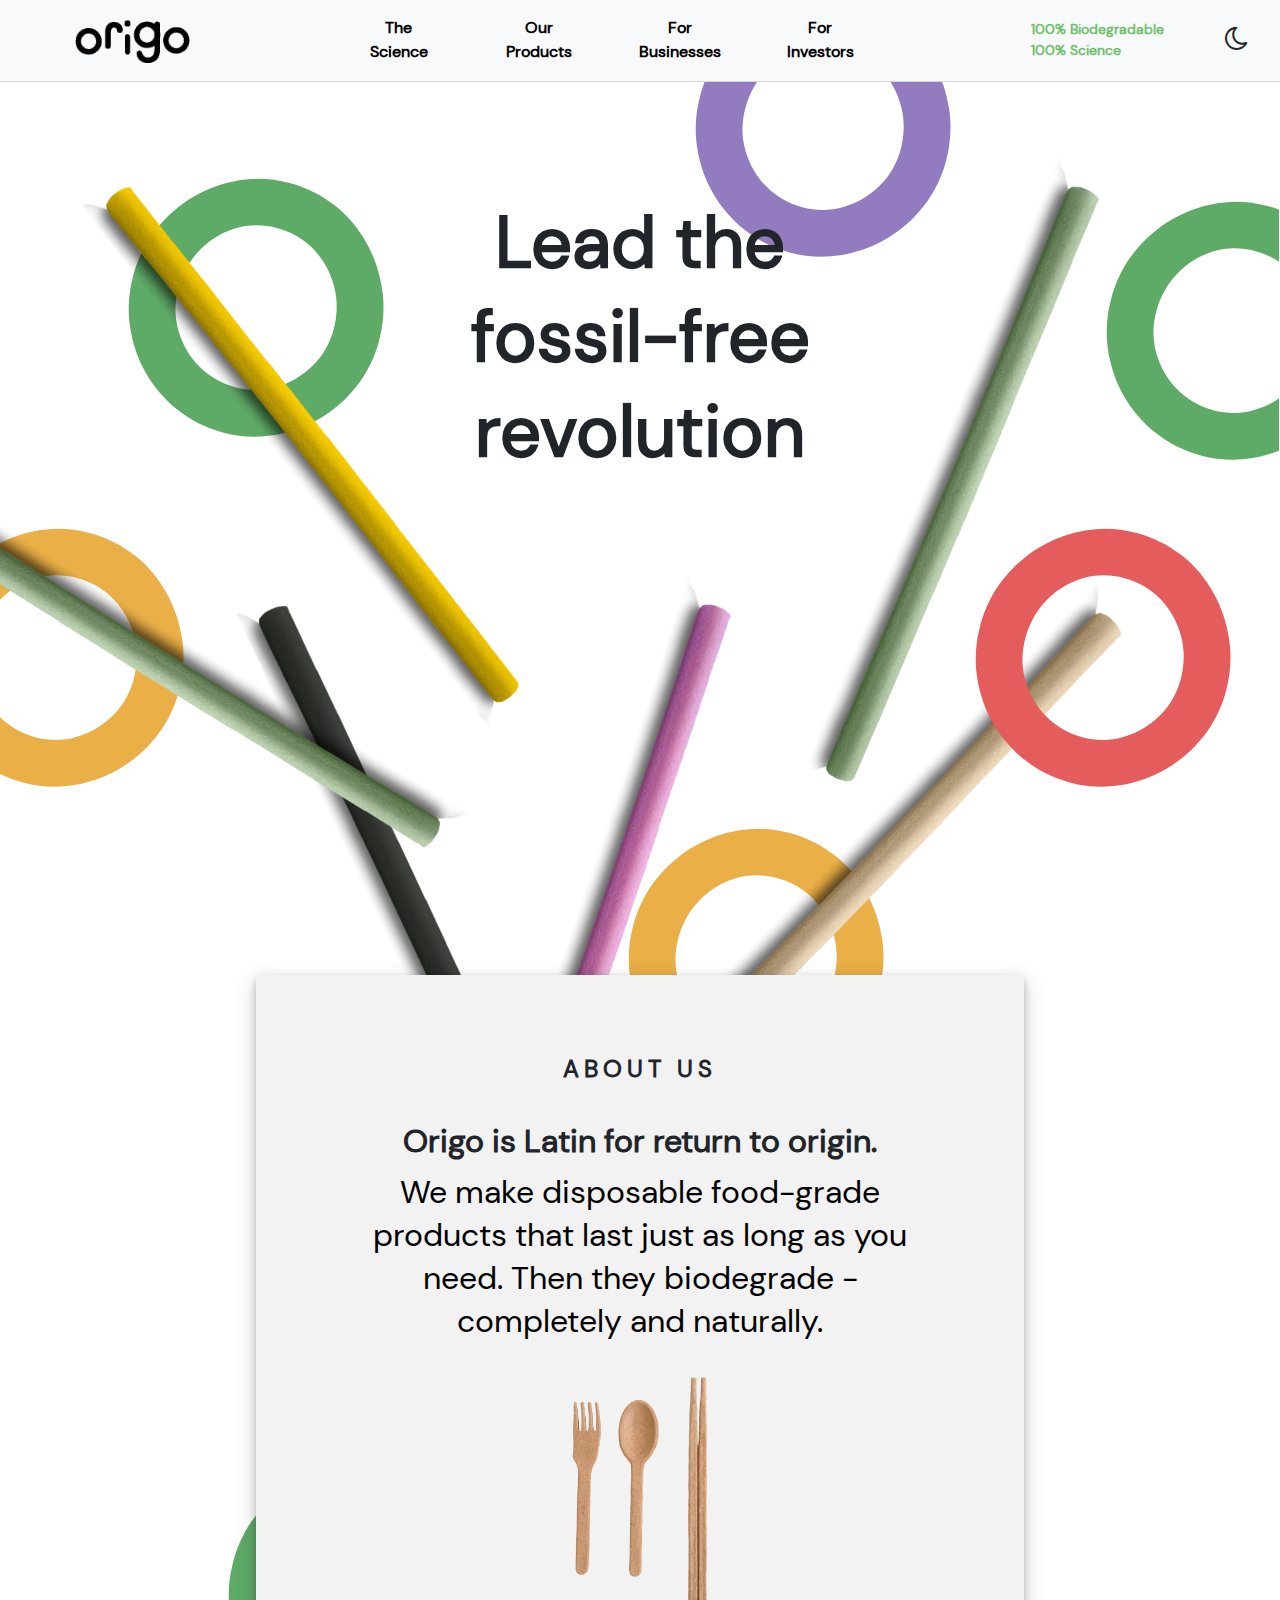
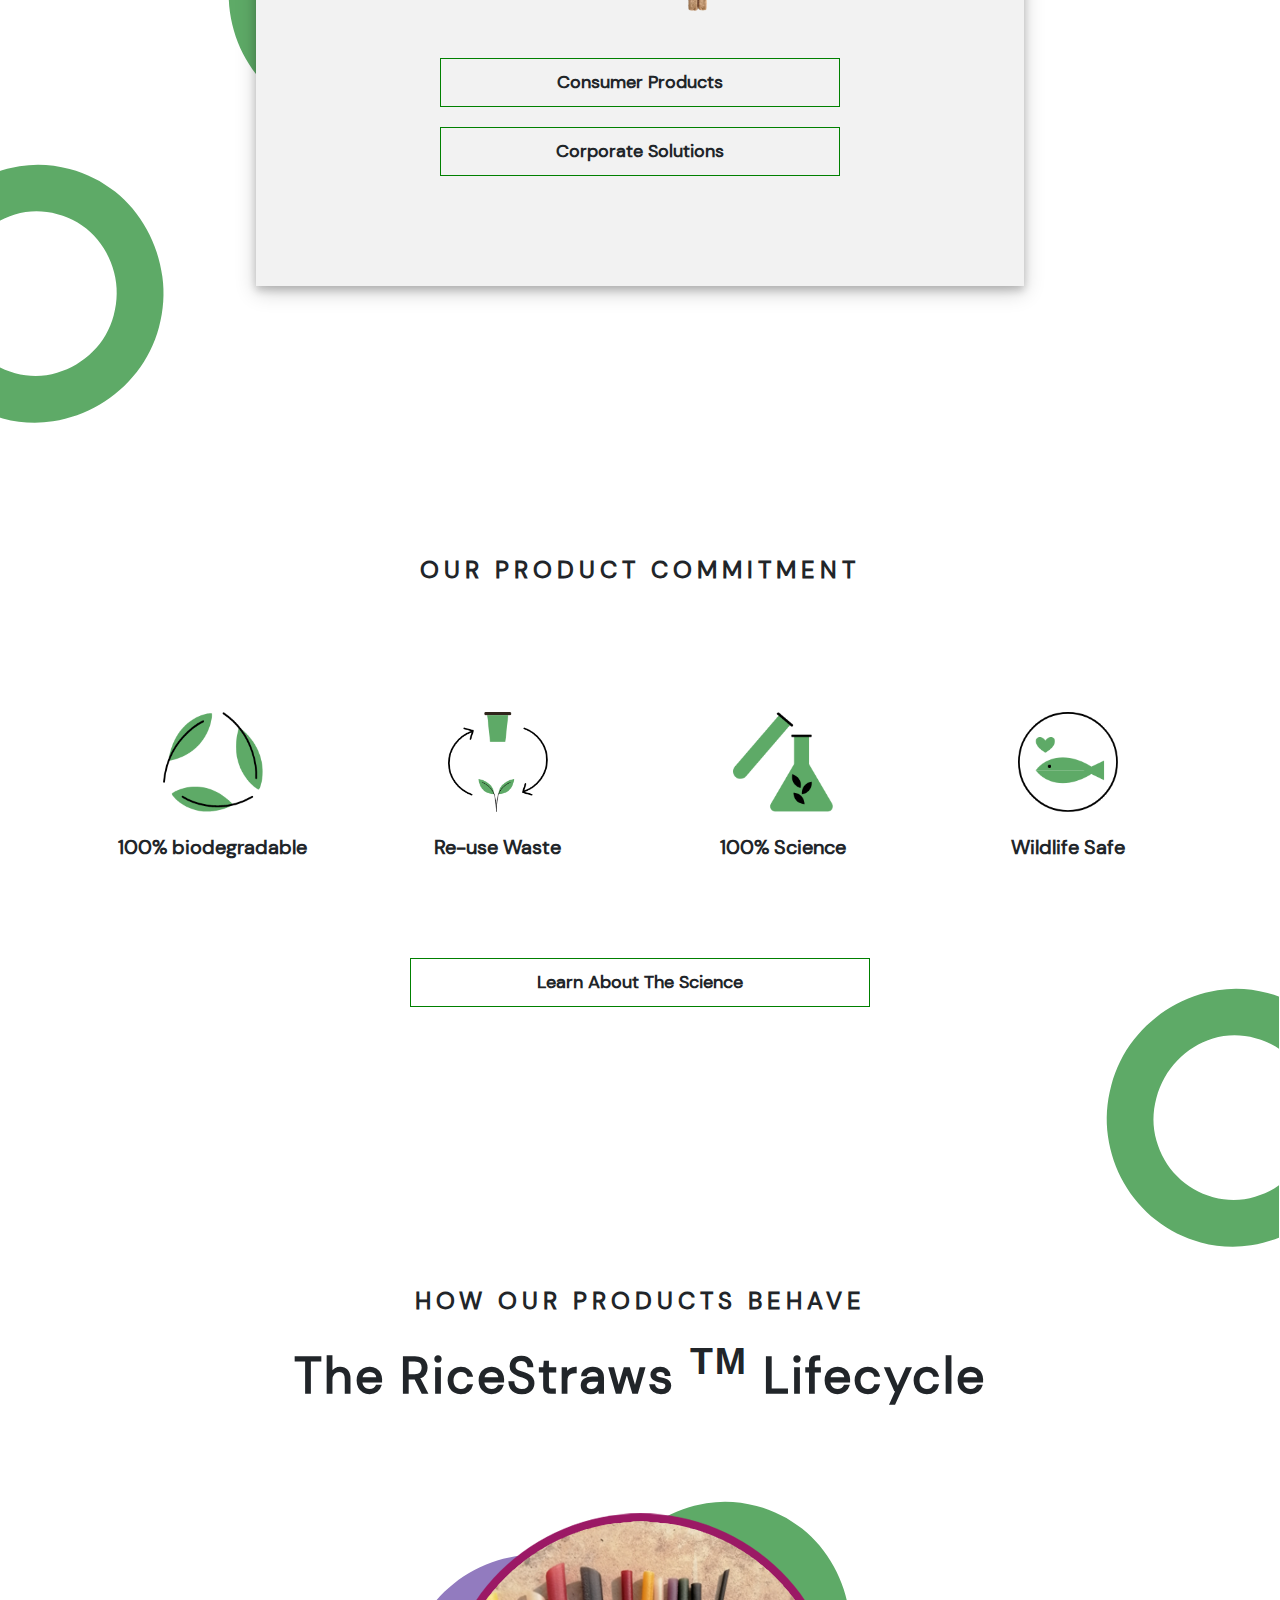
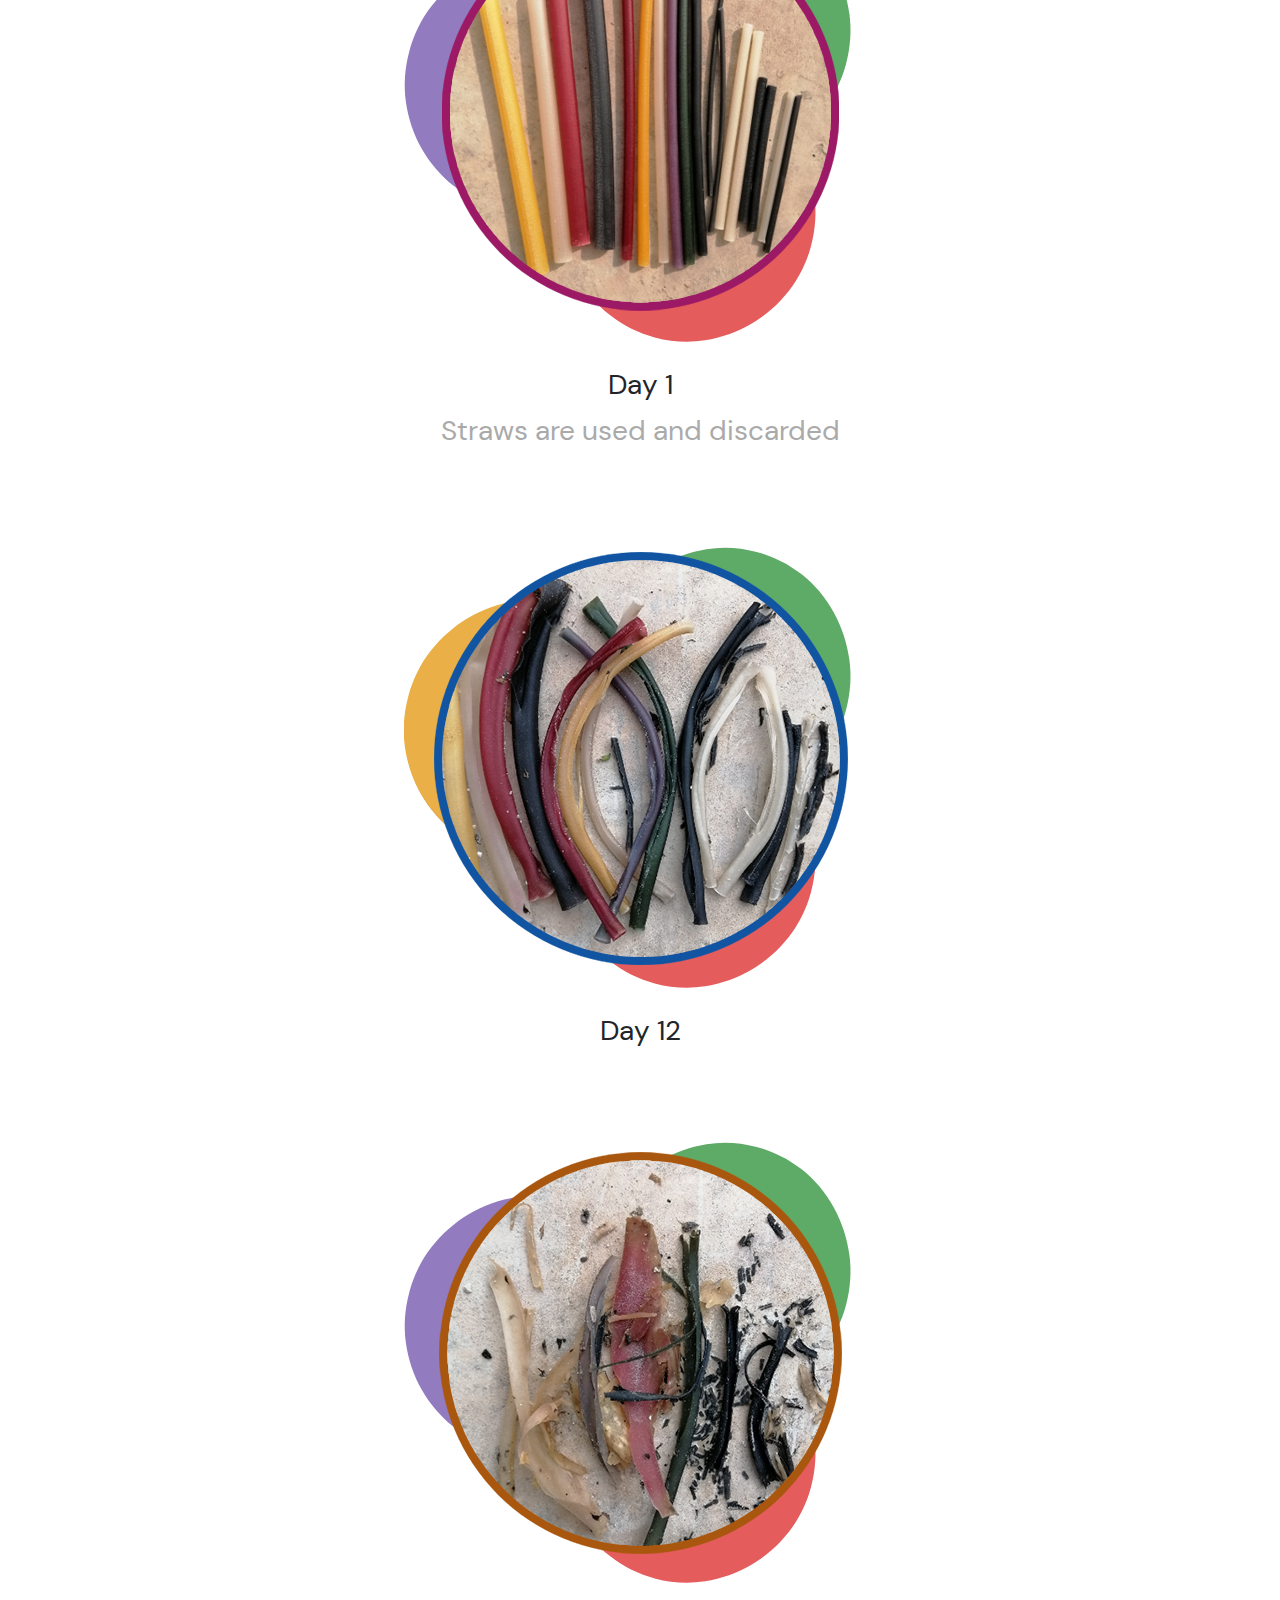
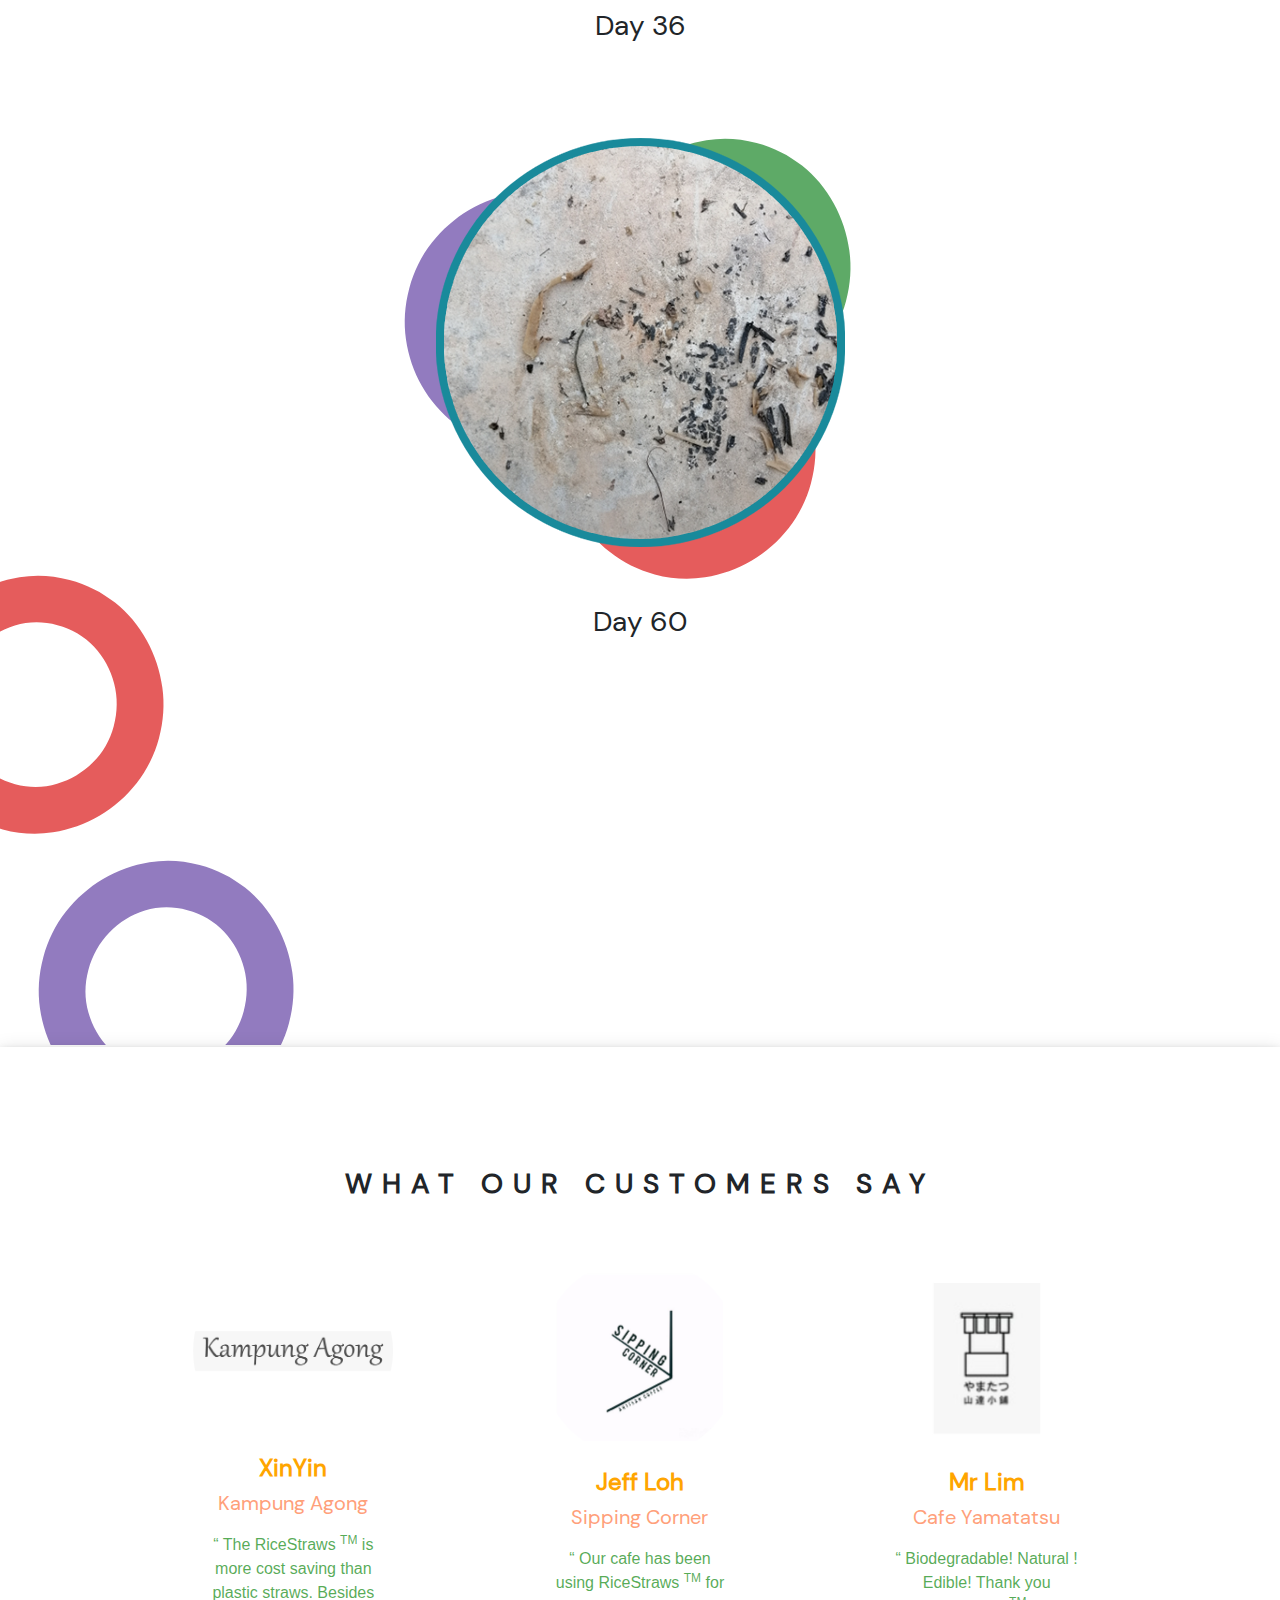
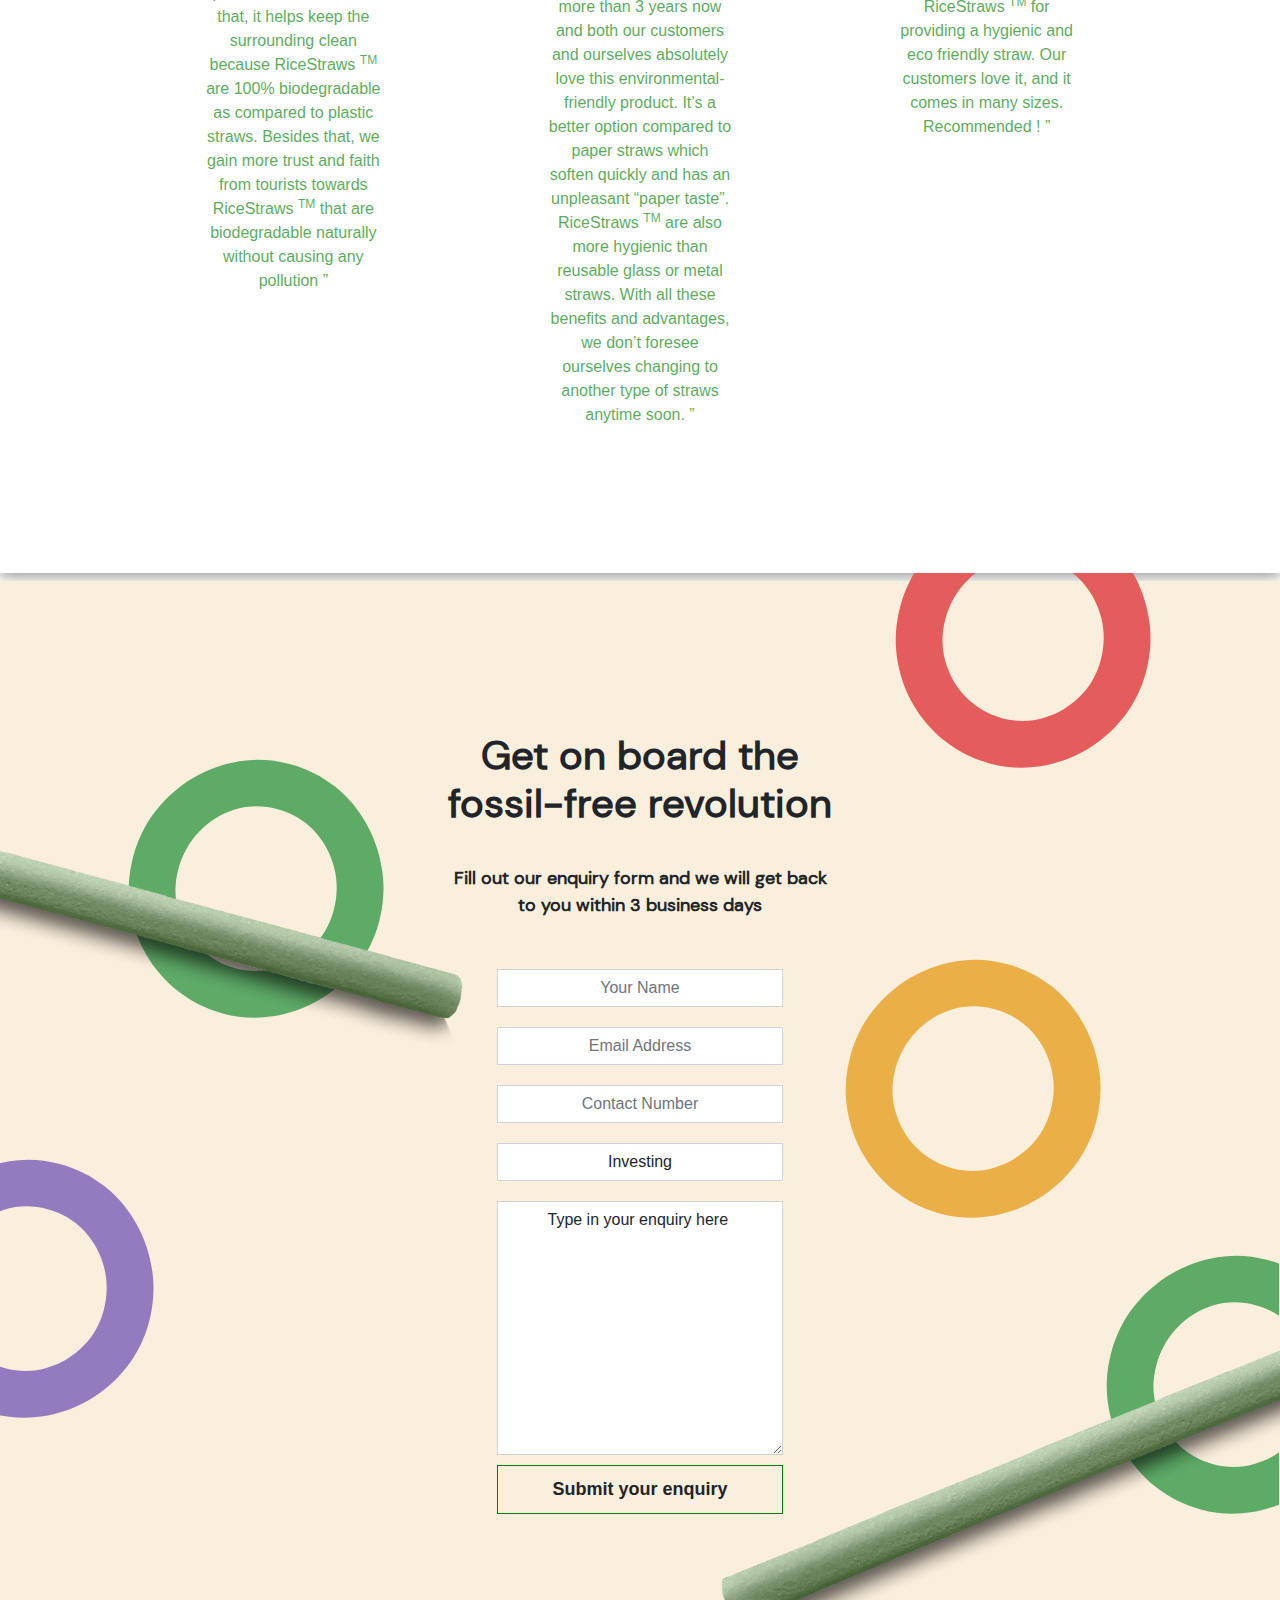
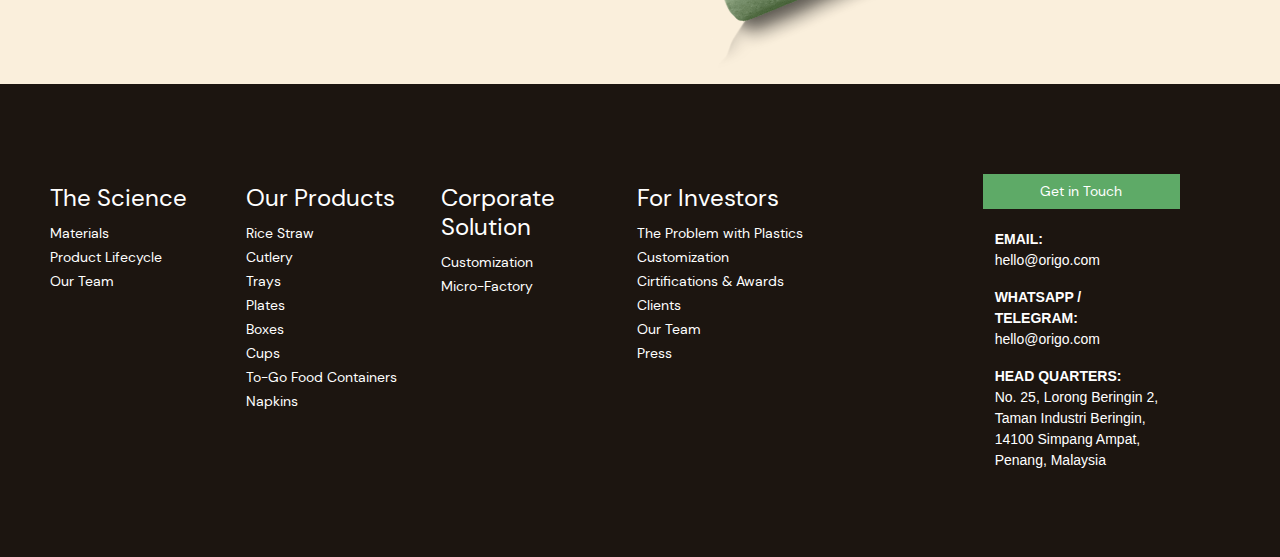
<file: index.html>
<!doctype html>
<html lang="en">
<head>
    <!-- Required meta tags -->
    <title>Origo - Home </title>
    <link rel="shortcut icon" href="assets/img/logo.png" type="image/x-icon">
    <meta charset="utf-8">
    <meta name="viewport" content="width=device-width, initial-scale=1">
    <!-- Bootstrap CSS -->
    <link rel="stylesheet" href="assets/css/bootstrap.min.css">
    <!-- Custom CSS -->
    <link rel="stylesheet" href="assets/css/style.css">
    <link rel="stylesheet" type="text/css" href="fonts/font-awesome/css/font-awesome.min.css">
    <link rel="stylesheet" href="assets/css/responsive.css">
</head>

<body class="dark">
    <!-------------------------------------------- Start Navbar ---------------------------------------------->
    <nav class="navbar navbar-expand-lg navbar-light bg-light navbar-fixed-top dark ">
        <div class="container-fluid">
            <button class="navbar-toggler" type="button" data-bs-toggle="collapse" data-bs-target="#navbarTogglerDemo03"
                aria-controls="navbarTogglerDemo03" aria-expanded="false" aria-label="Toggle navigation">
                <span class="navbar-toggler-icon"></span>
            </button>
            <a class="navbar-brand logo" href="/">
                <img src="assets/img/logo.png" class="img img-responsive logo" id="dark-logo" alt="Logo">
                <img src="assets/img/light-logo.png" class="img img-responsive logo" id="light-logo" alt="Logo" style="display: none;">
            </a>
            <div class="collapse navbar-collapse" id="navbarTogglerDemo03">
                <div class="container text-center">
                    <div class="row">
                        <div class="col-lg-2"></div>
                        <div class="col-lg-2">
                            <a class="nav-link" aria-current="page" href="science.html">The Science </a>
                        </div>
                        <div class="col-lg-2">
                            <a class="nav-link" href="product.html">Our Products</a>
                        </div>
                        <div class="col-lg-2">
                            <a class="nav-link" href="bussiness.html">For Businesses</a>
                        </div>
                        <div class="col-lg-2">
                            <a class="nav-link" href="investor.html">For Investors</a>
                        </div>
                        <div class="col-lg-2 text-right"></div>
                    </div>
                </div>
                <div class="leading">
                    <p>100% Biodegradable</p>
                    <p>100% Science</p>
                </div>
                <span id="status">
                    <div class="mode" onclick="darkMode()">
                        <i class="fa fa-moon-o"></i>
                    </div>
                </span>
            </div>
        </div>
    </nav>
    <!-------------------------------------------- End Navbar ---------------------------------------------->

    <section class="banner">
        <div class="banner-title">
            <h1>Lead the </h1>
            <h1>fossil-free</h1>
            <h1>revolution</h1>
        </div>
        <img src="assets/img/half_green.png" id="green_circle_1" alt="">
        <img src="assets/img/green_circle.png" id="green_circle_2"alt="">
        <img src="assets/img/orange_circle.png" id="orange_circle_1" alt="">
        <img src="assets/img/orange_circle.png"  id="orange_circle_2"alt="">
        <img src="assets/img/red_circle.png" id="red_circle_1"alt="">
        <img src="assets/img/purple_circle.png" id="pruple_circle_1" alt="">

        <img src="assets/img/orange_line.png" id="orange_line_1" alt="">
        <img src="assets/img/green_line3.png" id="green_line_1" alt="">
        <img src="assets/img/green_line.png" id="green_line_2" alt="">
        <img src="assets/img/black_line.png" id="black_line_1" alt="">
        <img src="assets/img/pink_line.png" id="pink_line_1" alt="">
        <img src="assets/img/gray_line.png" id="gray_line_1" alt="">
    </section>

    <section class="about">
        <div class="content brown">
            <h3 class="about_title">ABOUT US</h3>
            <h2 class="about_subtitle light">Origo is Latin for return to origin.</h2>
            <p class="light">We make disposable food-grade</p>
            <p class="light">products that last just as long as you</p>
            <p class="light">need. Then they biodegrade - </p>
            <p class="light">completely and naturally.</p>
            <div class="about-img">
                <img src="assets/img/m3.png" class="img img-responsive" alt="">
            </div>
            <div class="about-btns">
                <a href="" class="btn my-btn about-btn light" style="width: 400px !important">
                    Consumer Products
                </a>
                <br>
                <a href="" class="btn my-btn about-btn light" style="width: 400px !important">
                    Corporate Solutions
                </a>
            </div>
        </div>
        <img src="assets/img/green_circle.png" id="about_green_1"alt="">
        <img src="assets/img/green_circle.png" id="about_green_2"alt="">
    </section>


    <section class="product">
        <div class="container">
            <h4 class="text-center">OUR PRODUCT COMMITMENT</h4>
            <div class="row text-center">
                <div class="col-lg-3 col-xs-12">
                    <img src="assets/img/product1.png" class="img img-circle" alt="">
                    <p>100% biodegradable</p>
                </div>
                <div class="col-lg-3 col-xs-12">
                    <img src="assets/img/product2.png" class="img img-circle" alt="">
                    <p>Re-use Waste</p>
                </div>
                <div class="col-lg-3 col-xs-12">
                    <img src="assets/img/product3.png" class="img img-circle" alt="">
                    <p>100% Science</p>
                </div>
                <div class="col-lg-3 col-xs-12">
                    <img src="assets/img/product4.png" class="img img-circle" alt="">
                    <p>Wildlife Safe</p>
                </div>
            </div>
            <div class="product-btn text-center">
                <a href="" class="btn my-btn btn-product light">
                    Learn About The Science
                </a>
            </div>
        </div>
        <img src="assets/img/half_green.png" id="product_green_1" alt="">
    </section>

    <section class="cards">
        <div class="container">
            <h5 class="text-center">HOW OUR PRODUCTS BEHAVE</h5>
            <h1 class="text-center">The RiceStraws <sup>TM</sup> Lifecycle</h1>
            <div class="card_img text-center">
                <img src="assets/img/card1.png" class="img img-circle" alt="">
                <h3>Day 1</h3>
                <p>Straws are used and discarded</p>
            </div>

            <div class="card_img text-center">
                <img src="assets/img/card2.png" class="img img-circle" alt="">
                <h3>Day 12</h3>
            </div>

            <div class="card_img text-center">
                <img src="assets/img/card3.png" class="img img-circle" alt="">
                <h3>Day 36</h3>
            </div>

            <div class="card_img text-center">
                <img src="assets/img/card4.png" class="img img-circle" alt="">
                <h3>Day 60</h3>
            </div>
        </div>
        <img src="assets/img/red_circle.png" id="card_red_1"alt="">
        <img src="assets/img/half_purlple.png" id="card_pruple_1" alt="">
    </section>


    <section class="team brown">
        <h4 class="text-center">WHAT OUR CUSTOMERS SAY</h4>
        <div class="container  text-center">
            <div class="row">
                <div class="col-lg-4">
                    <div class="item">
                        <img src="assets/img/mt1.png" class="img img-circle" alt="">
                        <h6>XinYin</h6>
                        <h5>Kampung Agong</h5>
                        <p>
                            <q>
                                The RiceStraws <sup>TM</sup> is more cost saving than plastic straws. Besides that, it helps keep the surrounding clean because RiceStraws <sup>TM</sup> are 100% biodegradable as compared to plastic straws. Besides that, we gain more trust and faith from tourists towards RiceStraws <sup>TM</sup> that are biodegradable naturally without causing any pollution
                            </q>
                        </p>
                    </div>
                </div>
                <div class="col-lg-4">
                    <div class="item">
                        <img src="assets/img/mt2.png" class="img img-circle" alt="">
                        <h6>Jeff Loh</h6>
                        <h5>Sipping Corner</h5>
                        <p> 
                            <q>
                                 Our cafe has been using RiceStraws <sup>TM</sup> for more than 3 years now and both our customers and ourselves absolutely love this environmental-friendly product. It’s a better option compared to paper straws which soften quickly and has an unpleasant “paper taste”. RiceStraws <sup>TM</sup> are also more hygienic than reusable glass or metal straws. With all these benefits and advantages, we don’t foresee ourselves changing to another type of straws anytime soon.
                            </q>
                        </p>
                    </div>
                </div>
                <div class="col-lg-4">
                    <div class="item">
                        <img src="assets/img/mt3.png" class="img img-circle" alt="">
                        <h6>Mr Lim</h6>
                        <h5>Cafe Yamatatsu</h5>
                        <p> 
                            <q>
                                 Biodegradable! Natural ! Edible!
Thank you RiceStraws <sup>TM</sup> for providing a hygienic and eco friendly straw.  Our customers love it, and it comes in many sizes. Recommended !
                            </q>
                        </p>
                    </div>
                </div>
            </div>
        </div>
    </section>

    <section class="contact dark">
        <img src="assets/img/half_left_green.png" id="contact_green_line_2" alt="">
        <img src="assets/img/purple_circle.png" id="contact_pruple_1" alt="">
        <img src="assets/img/green_circle.png" id="contact_green_2"alt="">
        <img src="assets/img/half_red.png" id="contact_red_1"alt="">
        <img src="assets/img/orange_circle.png" id="contact_orange_1" alt="">
        <div class="container text-center">
            <h1>Get on board the <br> fossil-free revolution</h1>
            <p>Fill out our enquiry form and we will get back <br> to you within 3 business days</p>
            <div class="form">
                <form action="">
                    <input type="text" class="form-control custom-input" placeholder="Your Name">
                    <input type="email" class="form-control custom-input" placeholder="Email Address">
                    <input type="text" class="form-control custom-input" placeholder="Contact Number">
                    <select class="form-control custom-input" >
                        <option value="">Investing</option>
                        <option value="">Investing</option>
                        <option value="">Investing</option>
                    </select>
                    <textarea class="form-control custom-input"  cols="30" rows="10">Type in your enquiry here 
                    </textarea>
                    <button class="btn my-btn light">
                        Submit your enquiry
                    </button>
                </form>
            </div>
        </div>
        <img src="assets/img/half_green.png" id="contact_green_1" alt="">
        <img src="assets/img/half_line.png" id="contact_green_line_1" alt="">
        
    </section>

    <footer>
        <div class="row">
            <div class="col-lg-8">
                <div class="row footer-left">
                    <div class="col-lg-3 col-md-3 col-xs-12">
                        <h4>The Science</h4>
                        <ul>
                            <li><a href="">Materials</a></li>
                            <li><a href="">Product Lifecycle</a></li>
                            <li><a href="">Our Team</a></li>
                        </ul>
                    </div>
                    <div class="col-lg-3 col-md-3 col-xs-12">
                        <h4>Our Products</h4>
                        <ul>
                            <li><a href="">Rice Straw</a></li>
                            <li><a href="">Cutlery</a></li>
                            <li><a href="">Trays</a></li>
                            <li><a href="">Plates</a></li>
                            <li><a href="">Boxes</a></li>
                            <li><a href="">Cups</a></li>
                            <li><a href="">To-Go Food Containers</a></li>
                            <li><a href="">Napkins</a></li>
                        </ul>
                    </div>
                    <div class="col-lg-3 col-md-3 col-xs-12">
                        <h4>Corporate Solution</h4>
                        <ul>
                            <li><a href="">Customization</a></li>
                            <li><a href="">Micro-Factory</a></li>
                        </ul>
                    </div>
                    <div class="col-lg-3 col-md-3 col-xs-12">
                        <h4>For Investors</h4>
                        <ul>
                            <li><a href="">The Problem with Plastics</a></li>
                            <li><a href="">Customization</a></li>
                            <li><a href="">Cirtifications & Awards </a></li>
                            <li><a href="">Clients</a></li>
                            <li><a href="">Our Team</a></li>
                            <li><a href="">Press </a></li>
                        </ul>
                    </div>
                </div>
            </div>
            <div class="col-lg-4">
                <div class="footer-right">
                    <button class="btn footer-btn">
                        Get in Touch
                    </button>
                    <ul>
                        <li><b>EMAIL:</b></li>
                        <li>hello@origo.com</li>
                    </ul>
                    <ul>
                        <li><b>WHATSAPP / TELEGRAM:</b></li>
                        <li>hello@origo.com</li>
                    </ul>
                    <ul>
                        <li><b>HEAD QUARTERS:</b></li>
                        <li>No. 25, Lorong Beringin 2,</li>
                        <li>Taman Industri Beringin,</li>
                        <li>14100 Simpang Ampat,</li>
                        <li>Penang, Malaysia</li>
                    </ul>
                </div>
            </div>
        </div>
    </footer>
    <!-- Option 1: Bootstrap Bundle with Popper -->
   <script src='assets/js/bootstrap.bundle.min.js'></script>
   <!-- Custom JS -->
   <script src='assets/js/script.js'></script>
</body>
</html>
</file>
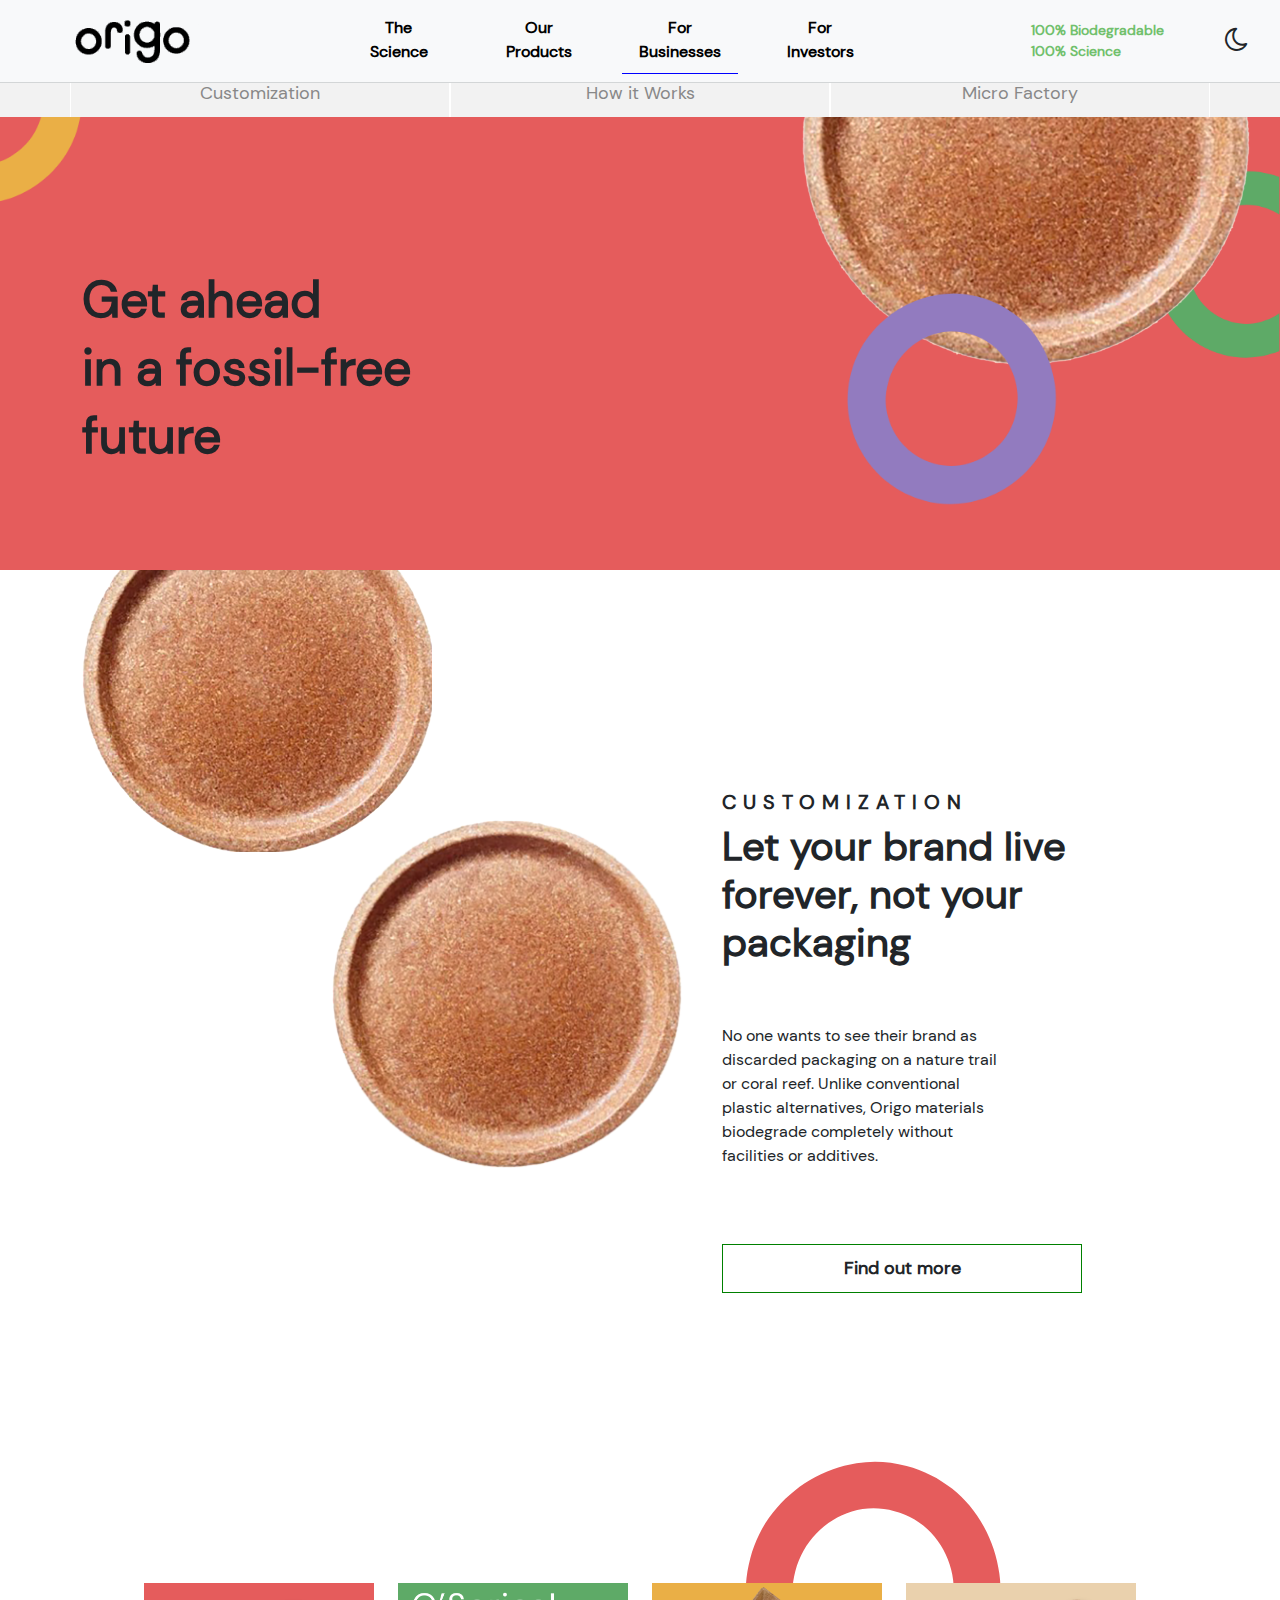
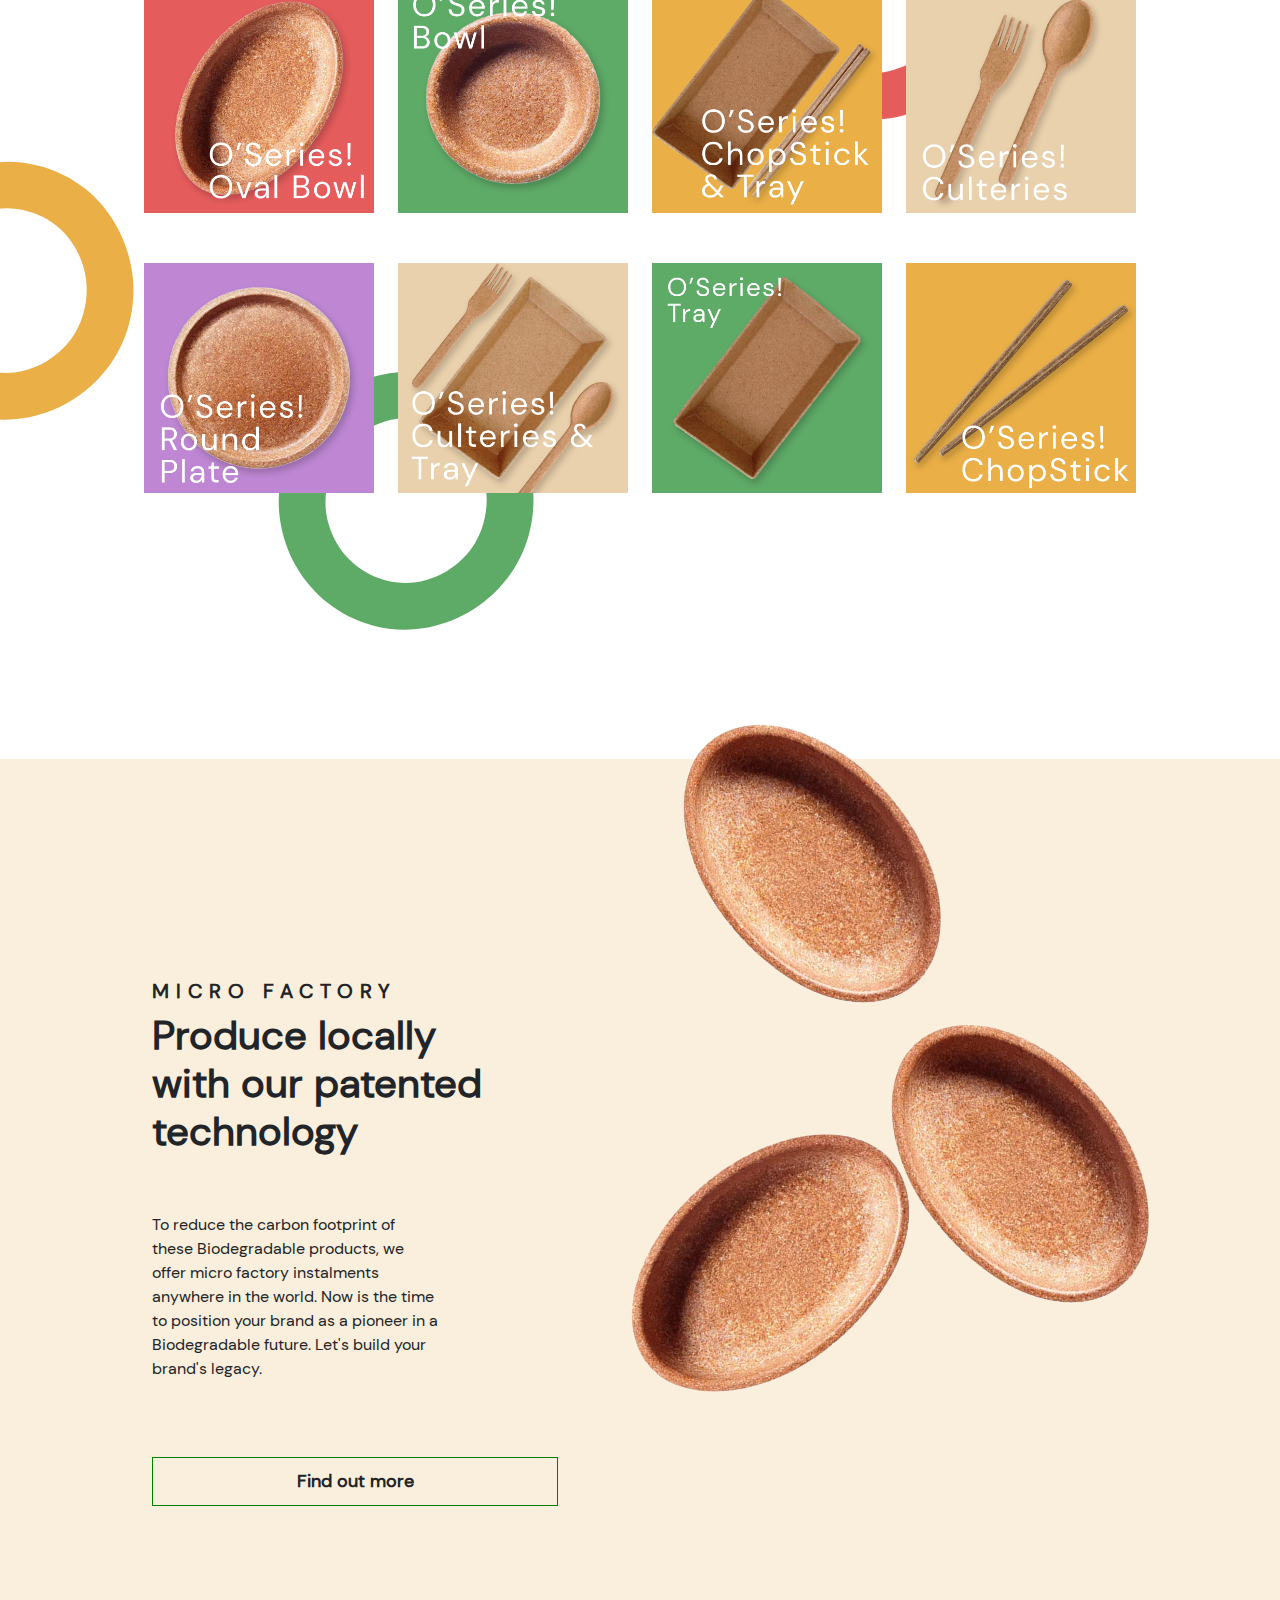
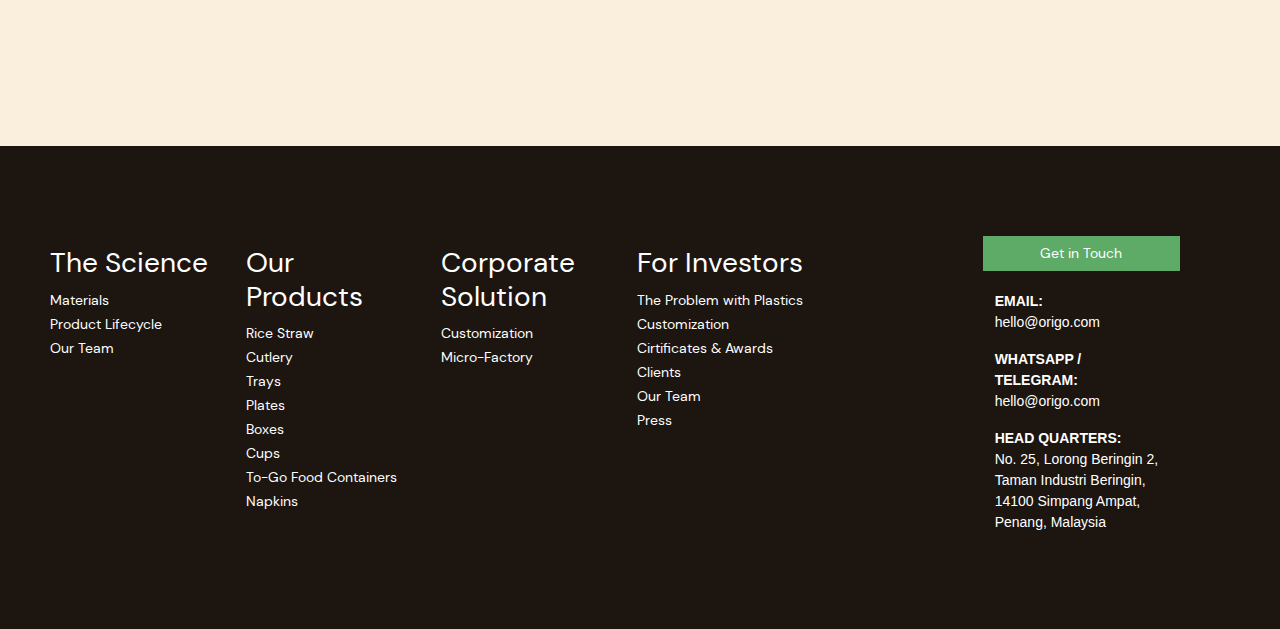
<file: bussiness.html>
<!doctype html>
<html lang="en">

<head>
    <!-- Required meta tags -->
    <title>Origo - For Business</title>
    <link rel="shortcut icon" href="assets/img/logo.png" type="image/x-icon">
    <meta charset="utf-8">
    <meta name="viewport" content="width=device-width, initial-scale=1">

    <!-- Bootstrap CSS -->
    <link rel="stylesheet" href="assets/css/bootstrap.min.css">
    <!-- Custom CSS -->
    <link rel="stylesheet" href="assets/css/style.css">
    <link rel="stylesheet" href="assets/css/responsive.css">
    <link rel="stylesheet" type="text/css" href="fonts/font-awesome/css/font-awesome.min.css">
</head>

<body>
    <!-------------------------------------------- Start Navbar ---------------------------------------------->
    <nav class="navbar navbar-expand-lg navbar-light bg-light navbar-fixed-top dark ">
        <div class="container-fluid">
            <button class="navbar-toggler" type="button" data-bs-toggle="collapse" data-bs-target="#navbarTogglerDemo03"
                aria-controls="navbarTogglerDemo03" aria-expanded="false" aria-label="Toggle navigation">
                <span class="navbar-toggler-icon"></span>
            </button>
            <a class="navbar-brand logo" href="/">
                <img src="assets/img/logo.png" class="img img-responsive logo" id="dark-logo" alt="Logo">
                <img src="assets/img/light-logo.png" class="img img-responsive logo" id="light-logo" alt="Logo" style="display: none;">
            </a>
            <div class="collapse navbar-collapse" id="navbarTogglerDemo03">
                <div class="container text-center">
                    <div class="row">
                        <div class="col-lg-2"></div>
                        <div class="col-lg-2">
                            <a class="nav-link" aria-current="page" href="science.html">The Science </a>
                        </div>
                        <div class="col-lg-2">
                            <a class="nav-link" href="product.html">Our Products</a>
                        </div>
                        <div class="col-lg-2">
                            <a class="nav-link active_menu" href="bussiness.html">For Businesses</a>
                        </div>
                        <div class="col-lg-2">
                            <a class="nav-link" href="investor.html">For Investors</a>
                        </div>
                        <div class="col-lg-2 text-right"></div>
                    </div>
                </div>
                <div class="leading">
                    <p>100% Biodegradable</p>
                    <p>100% Science</p>
                </div>
                <span id="status">
                    <div class="mode" onclick="darkMode()">
                        <i class="fa fa-moon-o"></i>
                    </div>
                </span>
            </div>
        </div>
    </nav>
    <!-------------------------------------------- End Navbar ---------------------------------------------->
    
    <section class="menu brown">
        <div class="container">
            <div class="row text-center mobile-row">
                <div class="col-lg-4 col-md-4 col-sm-4 col-xs-4  menu-item"><a href="#section1">Customization</a></div>
                <div class="col-lg-4 col-md-4 col-sm-4 col-xs-4  menu-item"><a href="#section2">How it Works</a></div>
                <div class="col-lg-4 col-md-4 col-sm-4 col-xs-4  menu-item"><a href="#section3">Micro Factory</a></div>
            </div>
        </div>
    </section>

    <section class="business-banner">
        <img src="assets/img/orange_circle.png" id="business_orange_circle_2" class="hidden-12" alt="">
        <div class="container">
            <div class="row">
                <div class="col-md-6">
                    <div class="title">
                        <h1>Get ahead</h1>
                        <h1>in a fossil-free </h1>
                        <h1>future</h1>
                    </div>
                </div>
                <div class="col-md-6">
                    <img src="assets/img/half_green.png" id="business_green_circle_1"  class="hidden-12" alt="">
                    <img src="assets/img/rice_huck.png" id="rice_huck" width="400"  class="hidden-12" alt="">
                </div>
            </div>
        </div>
    </section>
    <img src="assets/img/purple_circle.png" id="business_purple_circle"  class="hidden-12" alt="">

    <section class="business-about brown" id="section1">
        <div class="container">
            <div class="row">
                <div class="col-md-6">  
                    <img src="assets/img/rice_half.png"  class="hidden-12" width="350" id="rice_huck_2" alt="">                  
                    <img src="assets/img/rice_huck.png"  class="hidden-12" width="350" id="rice_huck_3" alt="">                  
                </div>
                <div class="col-md-6">
                    <div class="content">
                        <h3>CUSTOMIZATION</h3>
                        <h1>
                            Let your brand live
                            forever, not your 
                            packaging
                        </h1>
                        <p>
                            No one wants to see their brand as discarded packaging on a nature trail or coral reef. 
                          	Unlike conventional plastic alternatives, Origo materials biodegrade completely without facilities or additives.
                        </p>
                        <div class="about-btn ">
                            <a href="" class="btn my-btn light cust">Find out more</a>
                        </div>
                    </div>
                </div>
            </div>
        </div>
    </section>

    <img src="assets/img/orange_circle.png" id="business_orange_circle"  class="hidden-12" alt="">
    <img src="assets/img/red_circle.png" id="business_red_circle"  class="hidden-12" alt="">

    <section class="business-gallary" id="section2">
        <div class="container">
            <div class="row">
                <div class="col-lg-3 ">
                    <img src="assets/img/b1.png" alt="">
                </div>
                <div class="col-lg-3 ">
                    <img src="assets/img/b2.png" alt="">
                </div>
                <div class="col-lg-3 ">
                    <img src="assets/img/b3.png" alt="">
                </div>
                <div class="col-lg-3 ">
                    <img src="assets/img/b4.png" alt="">
                </div>
            </div>
            <div class="row">
                <div class="col-lg-3 ">
                    <img src="assets/img/b5.png" alt="">
                </div>
                <div class="col-lg-3 ">
                    <img src="assets/img/b6.png" alt="">
                </div>
                <div class="col-lg-3 ">
                    <img src="assets/img/b7.png" alt="">
                </div>
                <div class="col-lg-3 ">
                    <img src="assets/img/b8.png" alt="">
                </div>
            </div>
        </div>
    </section>
    <img src="assets/img/green_circle.png" id="business_green_circle"  class="hidden-12" alt="">
    <br>
    <br>
    <br>
    <br>
    <br>
    <br>
    <br>
    <br>
    <br>
    <section class="business-about about-micro brown" id="section3">
        <div class="container">
            <div class="row">
                <div class="col-md-6"> 
                    <div class="content">
                        <h3>MICRO FACTORY </h3>
                        <h1>
                            Produce locally <br>with our patented technology
                        </h1>
                        <p>
                            To reduce the carbon footprint of these 
                            Biodegradable products, we offer micro 
                            factory instalments anywhere in the world.
                            Now is the time to position your brand as a 
                            pioneer in a Biodegradable future. Let's build
                            your brand's legacy.
                        </p>
                        <div class="about-btn ">
                            <a href="" class="btn my-btn light">Find out more</a>
                        </div>
                    </div>                   
                </div>
                <div class="col-md-6">
                    <img src="assets/img/oval.png" id="oval_1"  class="hidden-12" width="450" alt="">
                    <img src="assets/img/oval.png" id="oval_2"  class="hidden-12" width="450" alt="">
                    <img src="assets/img/oval.png" id="oval_3"  class="hidden-12" width="450" alt="">
                </div>
            </div>
        </div>
    </section>

    <footer>
        <div class="row">
            <div class="col-lg-8">
                <div class="row footer-left">
                    <div class="col-lg-3 col-md-3 col-xs-12">
                        <h3>The Science</h3>
                        <ul>
                            <li><a href="">Materials</a></li>
                            <li><a href="">Product Lifecycle</a></li>
                            <li><a href="">Our Team</a></li>
                        </ul>
                    </div>
                    <div class="col-lg-3 col-md-3 col-xs-12">
                        <h3>Our Products</h3>
                        <ul>
                            <li><a href="">Rice Straw</a></li>
                            <li><a href="">Cutlery</a></li>
                            <li><a href="">Trays</a></li>
                            <li><a href="">Plates</a></li>
                            <li><a href="">Boxes</a></li>
                            <li><a href="">Cups</a></li>
                            <li><a href="">To-Go Food Containers</a></li>
                            <li><a href="">Napkins</a></li>
                        </ul>
                    </div>
                    <div class="col-lg-3 col-md-3 col-xs-12">
                        <h3>Corporate Solution</h3>
                        <ul>
                            <li><a href="">Customization</a></li>
                            <li><a href="">Micro-Factory</a></li>
                        </ul>
                    </div>
                    <div class="col-lg-3 col-md-3 col-xs-12">
                        <h3>For Investors</h3>
                        <ul>
                            <li><a href="">The Problem with Plastics</a></li>
                            <li><a href="">Customization</a></li>
                            <li><a href="">Cirtificates & Awards </a></li>
                            <li><a href="">Clients</a></li>
                            <li><a href="">Our Team</a></li>
                            <li><a href="">Press </a></li>
                        </ul>
                    </div>
                </div>
            </div>
            <div class="col-lg-4">
                <div class="footer-right">
                    <button class="btn footer-btn">
                        Get in Touch
                    </button>
                    <ul>
                        <li><b>EMAIL:</b></li>
                        <li>hello@origo.com</li>
                    </ul>
                    <ul>
                        <li><b>WHATSAPP / TELEGRAM:</b></li>
                        <li>hello@origo.com</li>
                    </ul>
                    <ul>
                        <li><b>HEAD QUARTERS:</b></li>
                        <li>No. 25, Lorong Beringin 2,</li>
                        <li>Taman Industri Beringin,</li>
                        <li>14100 Simpang Ampat,</li>
                        <li>Penang, Malaysia</li>
                    </ul>
                </div>
            </div>
        </div>
    </footer>
    <!-- Option 1: Bootstrap Bundle with Popper -->
   <script src='assets/js/bootstrap.bundle.min.js'></script>
   <!-- Custom JS -->
   <script src='assets/js/script.js'></script>
</body>
</html>
</file>
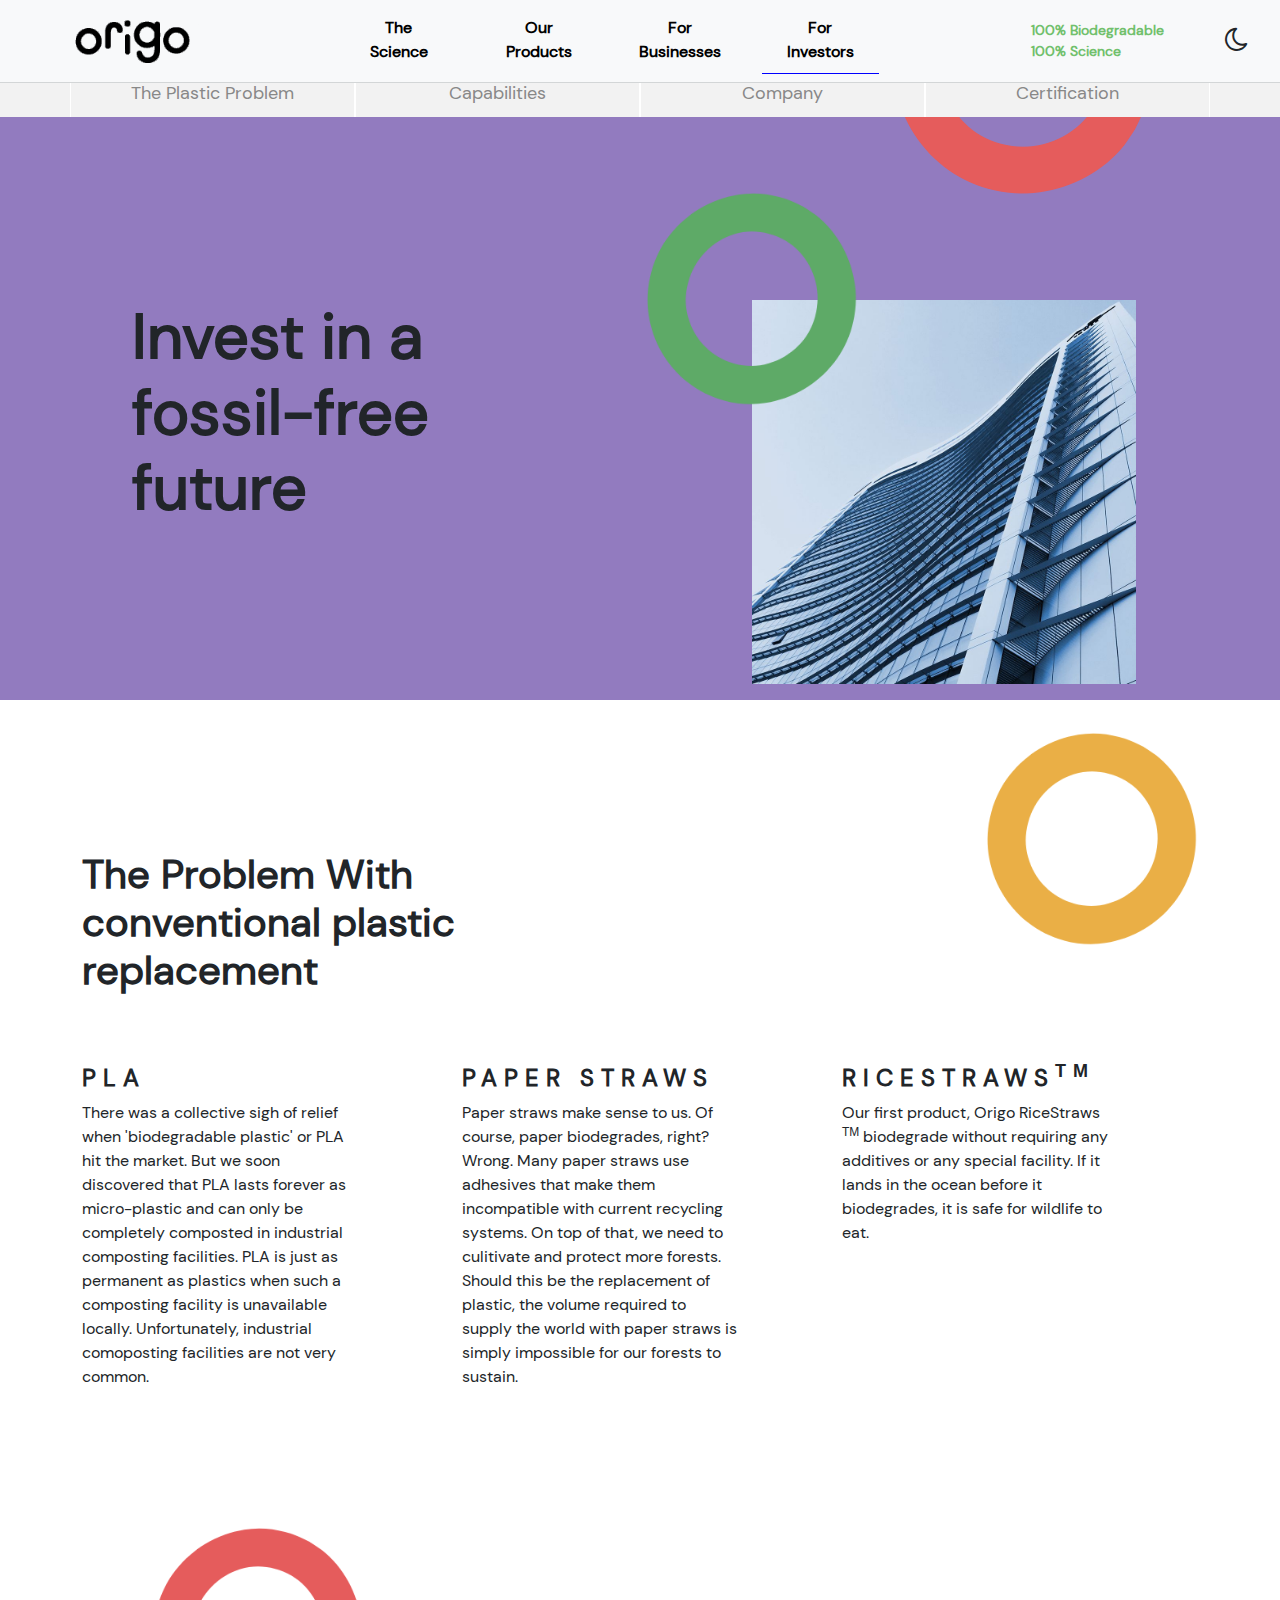
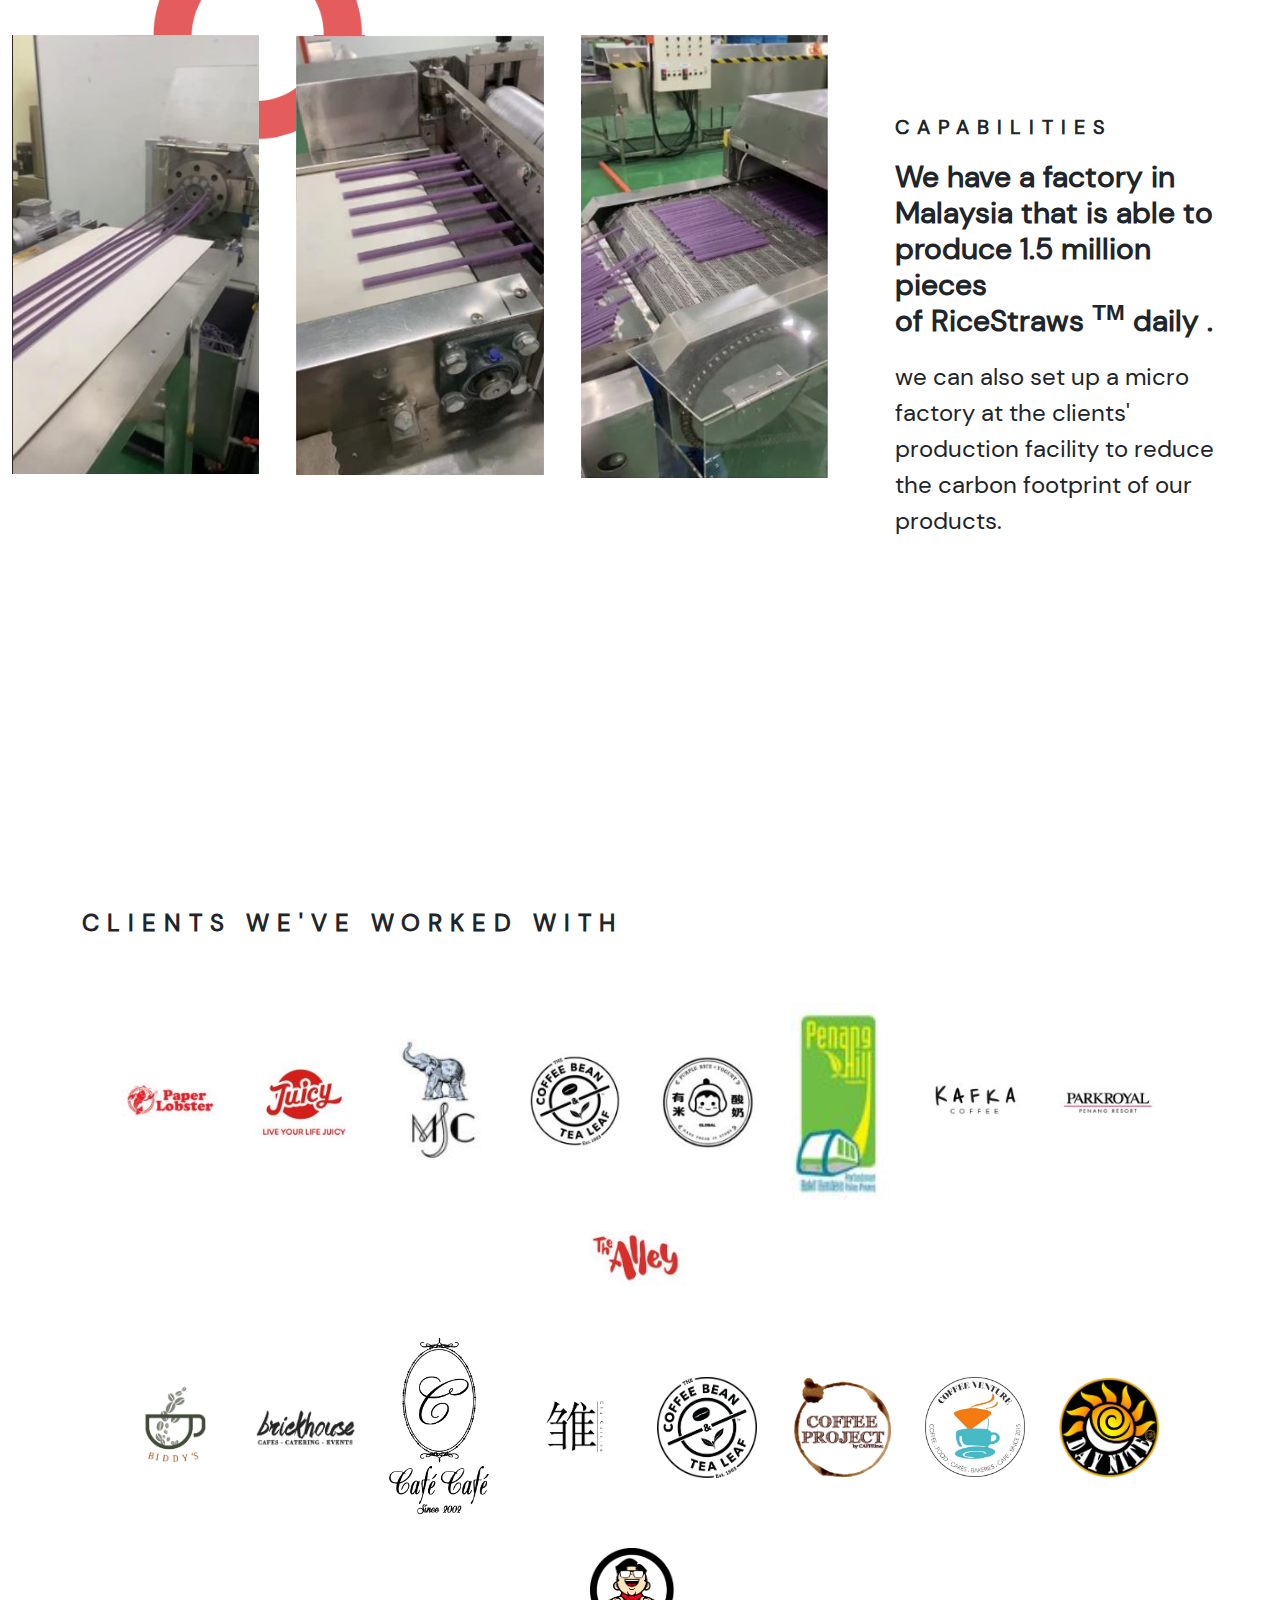
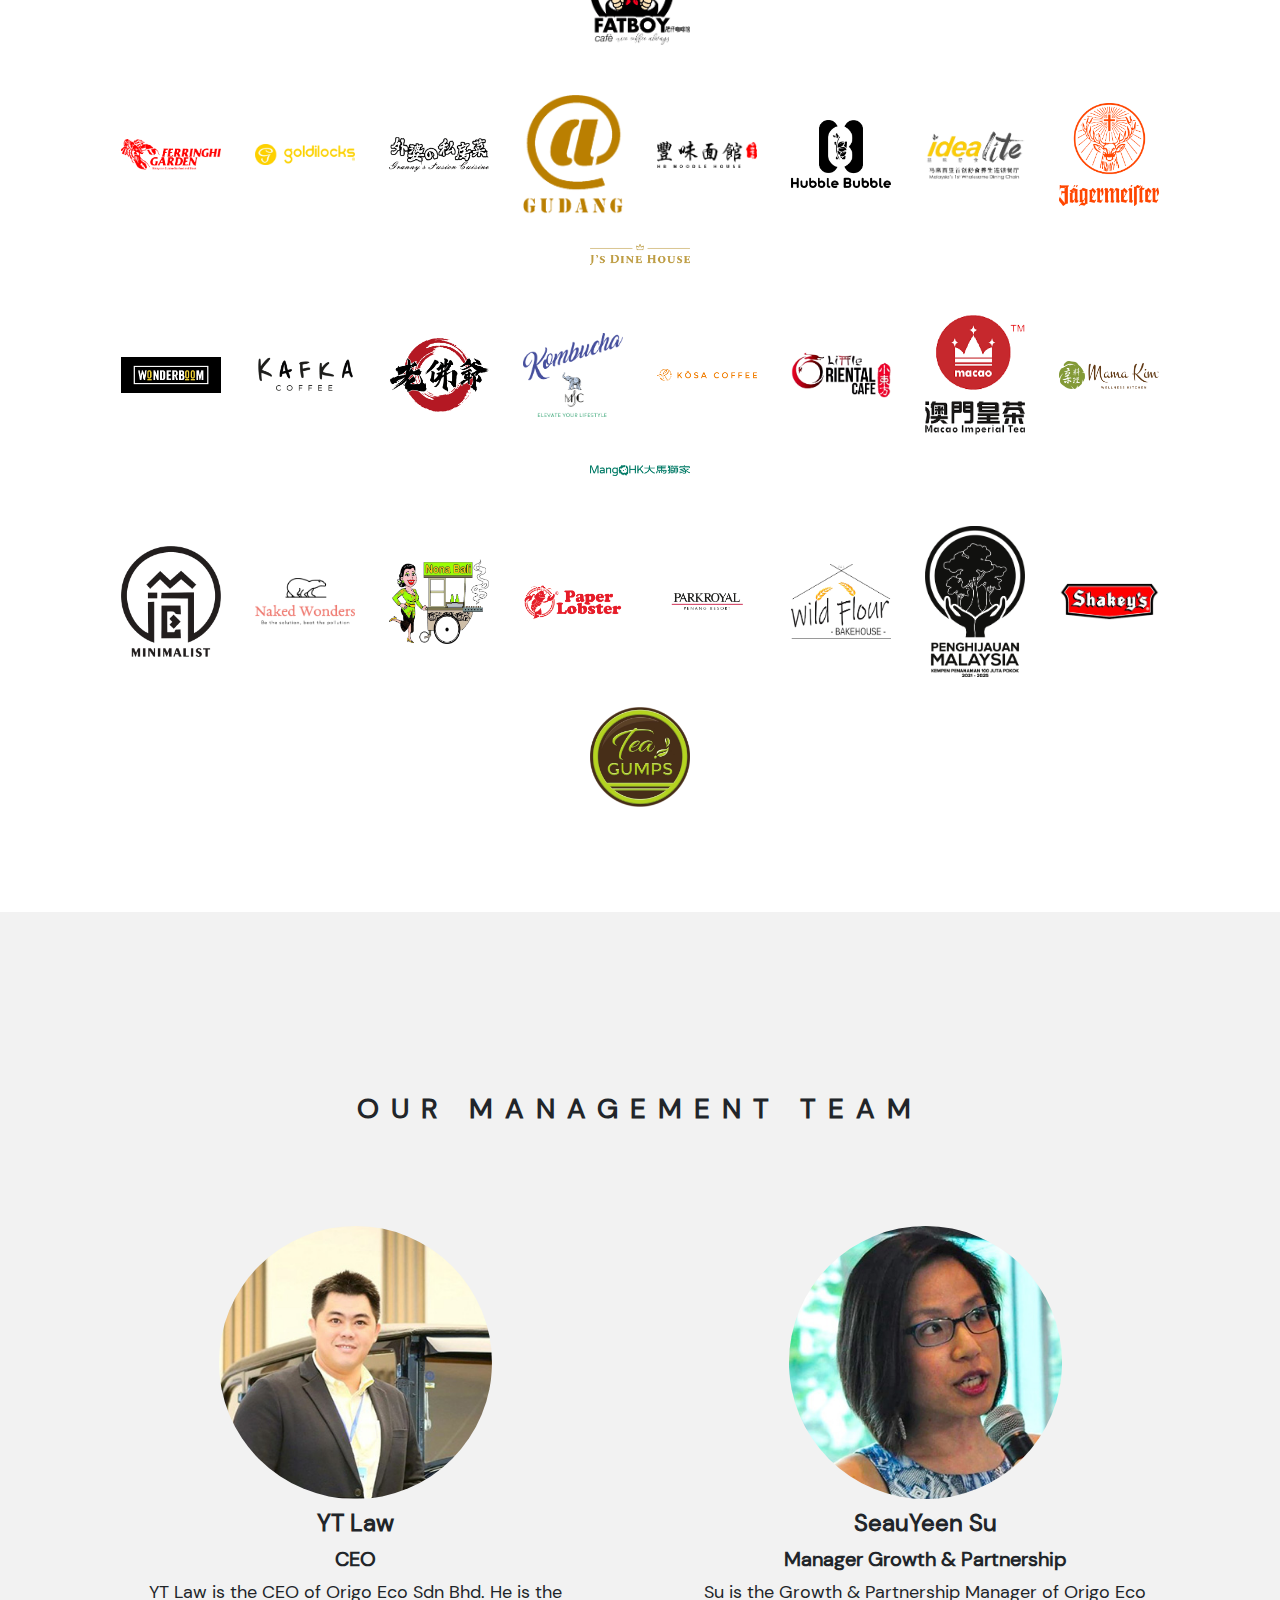
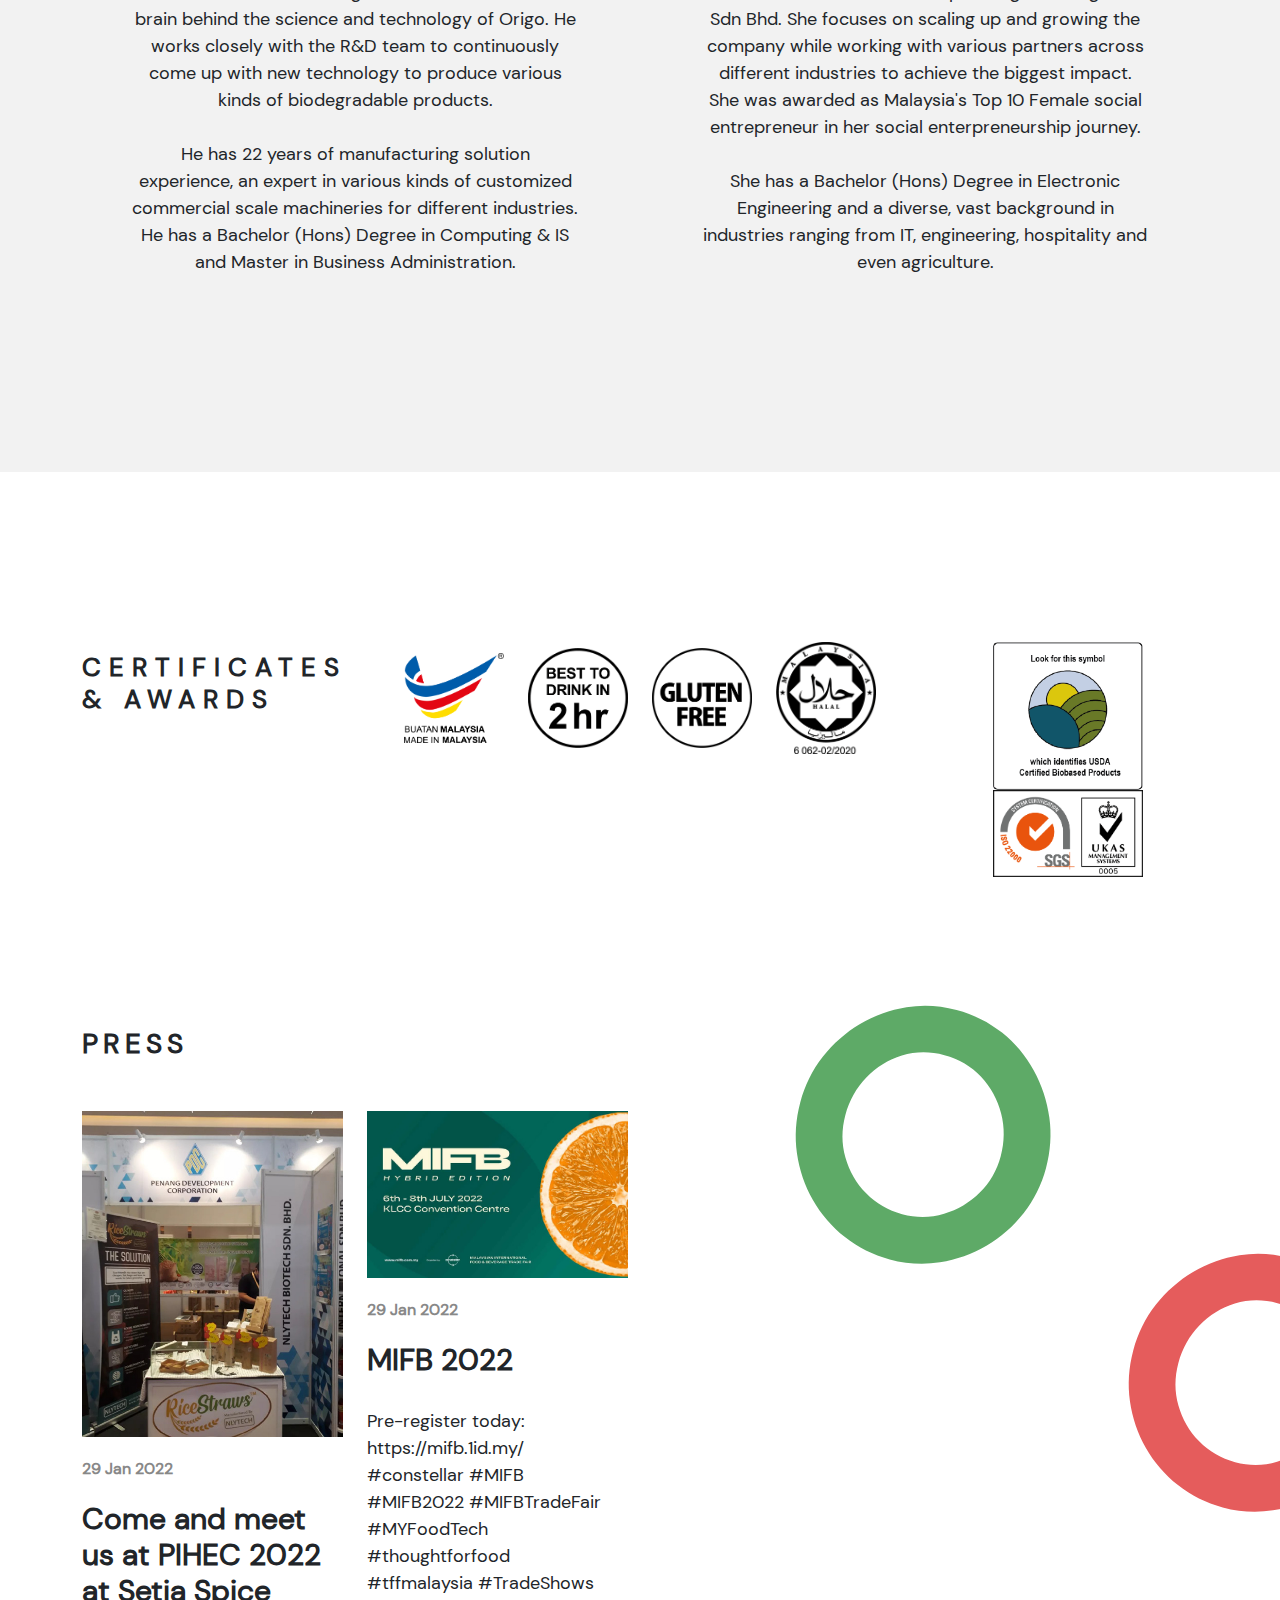
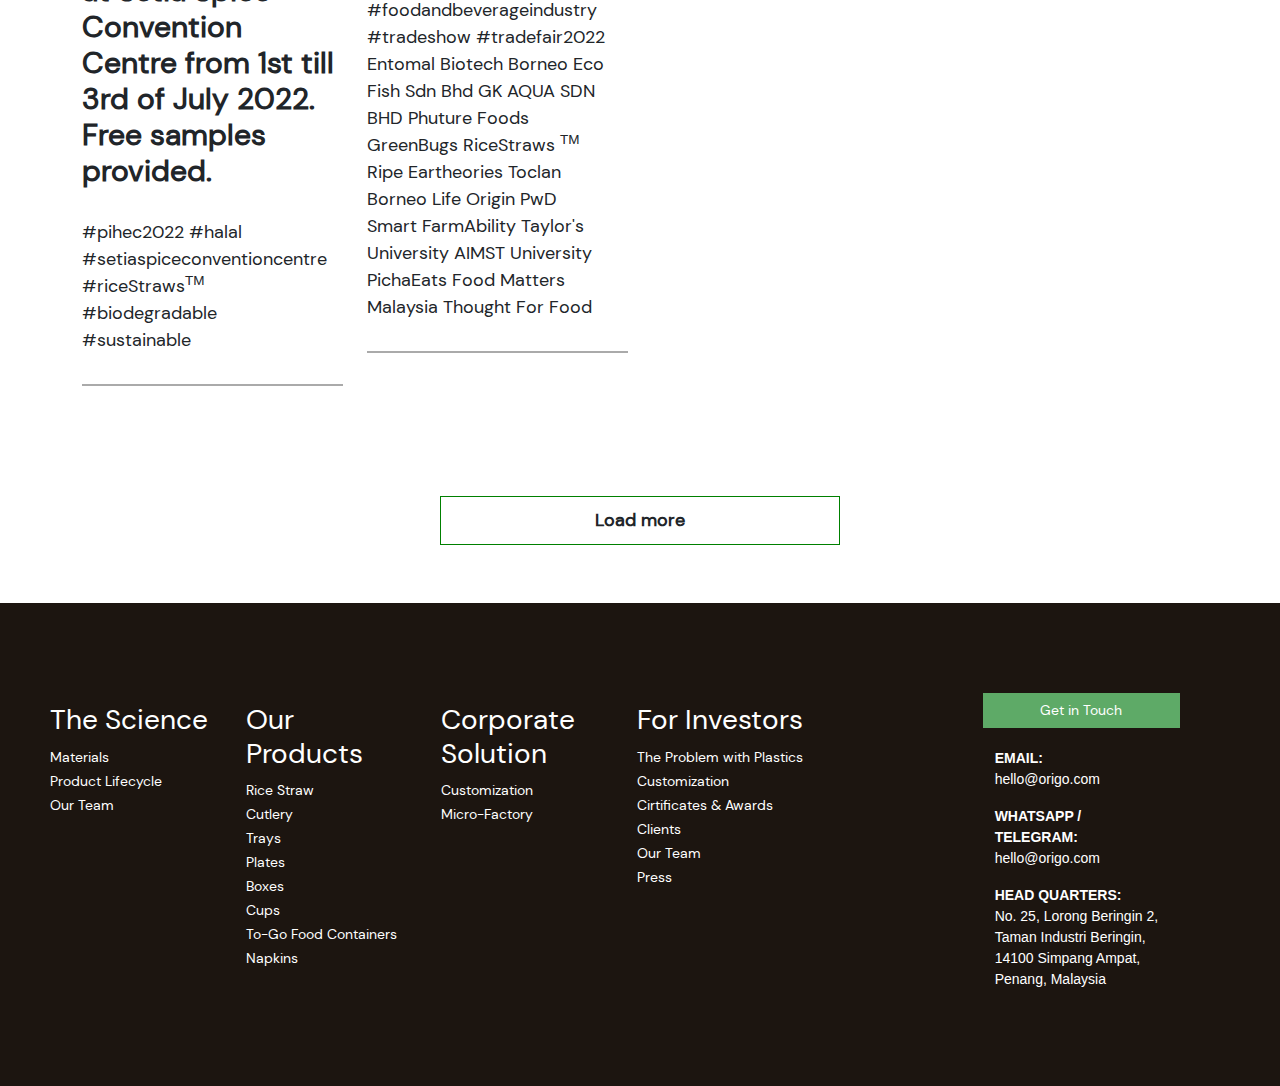
<file: investor.html>
<!doctype html>
<html lang="en">

<head>
    <!-- Required meta tags -->
    <title>Origo - Investors</title>
    <link rel="shortcut icon" href="assets/img/logo.png" type="image/x-icon">
    <meta charset="utf-8">
    <meta name="viewport" content="width=device-width, initial-scale=1">
    <!-- Bootstrap CSS -->
    <link rel="stylesheet" href="assets/css/bootstrap.min.css">
    <!-- Custom CSS -->
    <link rel="stylesheet" href="assets/css/style.css">
    <link rel="stylesheet" href="assets/css/responsive.css">
    <!-- Font-awesome Icons -->
    <link rel="stylesheet" type="text/css" href="fonts/font-awesome/css/font-awesome.min.css">
</head>

<body>
    <!-------------------- Start Navbar -------------------->
    <nav class="navbar navbar-expand-lg navbar-light bg-light navbar-fixed-top dark ">
        <div class="container-fluid">
            <button class="navbar-toggler" type="button" data-bs-toggle="collapse" data-bs-target="#navbarTogglerDemo03"
                aria-controls="navbarTogglerDemo03" aria-expanded="false" aria-label="Toggle navigation">
                <span class="navbar-toggler-icon"></span>
            </button>
            <a class="navbar-brand logo" href="/">
                <img src="assets/img/logo.png" class="img img-responsive logo" id="dark-logo" alt="Logo">
                <img src="assets/img/light-logo.png" class="img img-responsive logo" id="light-logo" alt="Logo" style="display: none;">
            </a>
            <div class="collapse navbar-collapse" id="navbarTogglerDemo03">
                <div class="container text-center">
                    <div class="row">
                        <div class="col-lg-2"></div>
                        <div class="col-lg-2">
                            <a class="nav-link" aria-current="page" href="science.html">The Science </a>
                        </div>
                        <div class="col-lg-2">
                            <a class="nav-link" href="product.html">Our Products</a>
                        </div>
                        <div class="col-lg-2">
                            <a class="nav-link " href="bussiness.html">For Businesses</a>
                        </div>
                        <div class="col-lg-2">
                            <a class="nav-link active_menu" href="investor.html">For Investors</a>
                        </div>
                        <div class="col-lg-2 text-right"></div>
                    </div>
                </div>
                <div class="leading">
                    <p>100% Biodegradable</p>
                    <p>100% Science</p>
                </div>
                <span id="status">
                    <div class="mode" onclick="darkMode()">
                        <i class="fa fa-moon-o"></i>
                    </div>
                </span>
            </div>
        </div>
    </nav>
    <!-------------------- End Navbar -------------------->

    <!-------------------- Start Second Menu -------------------->
    <section class="menu brown">
        <div class="container">
            <div class="row text-center invest-mobile-row">
                <div class="col-lg-3 col-md-3 col-sm-3 col-xs-3  menu-item">
                    <a href="#section1">The Plastic Problem</a>
                </div>
                <div class="col-lg-3 col-md-3 col-sm-3 col-xs-3 menu-item">
                    <a href="#section2"> Capabilities</a>
                </div>
                <div class="col-lg-3 col-md-3 col-sm-3 col-xs-3 menu-item">
                    <a href="#section4">Company</a>
                </div>
                <div class="col-lg-3 col-md-3 col-sm-3 col-xs-3 menu-item">
                    <a href="#section3">Certification</a>
                </div>
            </div>
        </div>
    </section>
    <!-------------------- End Second Menu -------------------->

    <!-------------------- Start Banner Section -------------------->
    <section class="investor-banner" id="section1">
        <img src="assets/icons/circle/invest_red.png" class="hidden-12" id="invest_red_circle">
        <div class="container">
            <div class="row">
                <div class="col-md-6 col-sm-12">
                    <div class="content">
                        <h1>Invest in a <br> fossil-free <br> future</h1>
                    </div>
                </div>
                <div class="col-md-6">
                    <img id="banner_green_circle" class="hidden-12" src="assets/img/green_circle.png">
                    <img class="invest-img hidden-12" id="invest-img" src="assets/img/invent_banner.jpg">
                </div>
            </div>
        </div>
    </section>
    <img src="assets/icons/circle/orange_circle.png" class="hidden-12" id="invest_circle_circle">
    <!-------------------- End Banner Section -------------------->

    <!-- Start About -->
    <section class="invest-about dark">
        <div class="container">
            <h1>The Problem With <br> conventional plastic <br> replacement</h1>
            <div class="row">
                <div class="col-md-4 col-lg-4 col-sm-12 col-xs-12 invest-item">
                    <h2>PLA</h2>
                    <p>
                        There was a collective sigh of relief when 'biodegradable plastic' or PLA
                        hit the market. But we soon discovered that PLA lasts forever as micro-plastic
                        and can only be completely composted in industrial composting facilities.
                        PLA is just as permanent as plastics when such a composting facility is unavailable locally.
                        Unfortunately, industrial comoposting facilities are not very common.
                    </p>
                </div>
                <div class="col-md-4 col-lg-4 col-sm-12 col-xs-12  invest-item">
                    <h2>PAPER STRAWS</h2>
                    <p>
                       Paper straws make sense to us. Of course, paper biodegrades, right?
                       Wrong. Many paper straws use adhesives that make them incompatible with
                       current recycling systems. On top of that, we need to culitivate and protect more 
                       forests. Should this be the replacement of plastic, the volume required to supply 
                       the world with paper straws is simply impossible for our forests to sustain.
                    </p>
                </div>
                <div class="col-md-4 col-lg-4 col-sm-12 col-xs-12  invest-item">
                    <h2>RICESTRAWS<sup>TM</sup></h2>
                    <p>
                        Our first product, Origo RiceStraws <sup>TM</sup> biodegrade without requiring any additives or any special facility. 
                      If it lands in the ocean before it biodegrades, it is safe for wildlife to eat.
                    </p>
                </div>
            </div>
        </div>
    </section>
    <!-- End Invest About -->

    <section class="invest-capablities dark" id="section2">
        <img src="assets/icons/circle/red_circle.png" class="hidden-12" id="invest_red_circle_1">
        <div class="container-fluid">
            <div class="row">
                <div class="col-lg-8 col-md-8 col-sm-12 col-xs-12">
                    <div class="row img-group">
                        <div class="col-lg-4 col-md-4 col-sm-12 col-xs-12">
                            <img src="assets/img/img1.JPG" class="img img-responsive" alt="">
                        </div>
                        <div class="col-lg-4 col-md-4 col-sm-12 col-xs-12">
                            <img src="assets/img/img2.JPG" class="img img-responsive" alt="">
                        </div>
                        <div class="col-lg-4 col-md-4 col-sm-12 col-xs-12">
                            <img src="assets/img/img3.JPG" class="img img-responsive" alt="">
                        </div>
                    </div>
                </div>
                <div class="col-md-4 col-md-4 col-sm-12 col-xs-12">
                    <div class="content">
                        <h2>CAPABILITIES</h2>
                        <h1 style="font-size: 30px;">
                            We have a factory in <br>
                            Malaysia that is able to <br>
                            produce 1.5 million pieces<br>
                            of RiceStraws <sup>TM</sup> daily .
                        </h1>
                        <p>
                            we can also set up a micro factory at the
                            clients' production facility to reduce the
                            carbon footprint of our products.
                        </p>
                    </div>
                </div>
            </div>
        </div>
        <img src="assets/icons/circle/purple_circle.png" id="purple_circle_1" class="hidden-12">
    </section>

    <section class="clients dark" id="section4">
        <div class="container">
            <h2>CLIENTS WE'VE WORKED WITH</h2>
            <div class="clients-logo">
                <div class="row">
                    <div class="col-lg-12 col-xs-12 text-center">
                        <img src="assets/img/client_logo_1.JPG" alt="">
                        <img src="assets/img/client_logo_2.JPG" alt="">
                        <img src="assets/img/client_logo_3.JPG" alt="">
                        <img src="assets/img/client_logo_4.JPG" alt="">
                        <img src="assets/img/client_logo_5.JPG" alt="">
                        <img src="assets/img/client_logo_6.JPG" alt="">
                        <img src="assets/img/client_logo_7.JPG" alt="">
                        <img src="assets/img/client_logo_8.JPG" alt="">
                        <img src="assets/img/client_logo_9.JPG" alt="">
                    </div>
                </div>

                <div class="row">
                    <div class="col-lg-12 col-xs-12 text-center">
                        <img src="assets/img/clients/client1.png" alt="">
                        <img src="assets/img/clients/client2.png" alt="">
                        <img src="assets/img/clients/client3.png" alt="">
                        <img src="assets/img/clients/client4.png" alt="">
                        <img src="assets/img/clients/client5.png" alt="">
                        <img src="assets/img/clients/client6.png" alt="">
                        <img src="assets/img/clients/client7.png" alt="">
                        <img src="assets/img/clients/client8.png" alt="">
                        <img src="assets/img/clients/client9.png" alt="">
                    </div>
                </div>

                <div class="row">
                    <div class="col-lg-12 col-xs-12 text-center">
                        <img src="assets/img/clients/client10.png" alt="">
                        <img src="assets/img/clients/client11.png" alt="">
                        <img src="assets/img/clients/client12.png" alt="">
                        <img src="assets/img/clients/client13.png" alt="">
                        <img src="assets/img/clients/client14.png" alt="">
                        <img src="assets/img/clients/client15.png" alt="">
                        <img src="assets/img/clients/client16.png" alt="">
                        <img src="assets/img/clients/client17.png" alt="">
                        <img src="assets/img/clients/client18.png" alt="">
                    </div>
                </div>

                <div class="row">
                    <div class="col-lg-12 col-xs-12 text-center">
                        <img src="assets/img/clients/client39.png" alt="">
                        <img src="assets/img/clients/client20.png" alt="">
                        <img src="assets/img/clients/client21.png" alt="">
                        <img src="assets/img/clients/client22.png" alt="">
                        <img src="assets/img/clients/client23.png" alt="">
                        <img src="assets/img/clients/client24.png" alt="">
                        <img src="assets/img/clients/client25.png" alt="">
                        <img src="assets/img/clients/client26.png" alt="">
                        <img src="assets/img/clients/client27.png" alt="">
                    </div>
                </div>

                <div class="row">
                    <div class="col-lg-12 col-xs-12 text-center">
                        <img src="assets/img/clients/client28.png" alt="">
                        <img src="assets/img/clients/client29.png" alt="">
                        <img src="assets/img/clients/client30.png" alt="">
                        <img src="assets/img/clients/client31.png" alt="">
                        <img src="assets/img/clients/client32.png" alt="">
                        <img src="assets/img/clients/client38.png" alt="">
                        <img src="assets/img/clients/client34.png" alt="">
                        <img src="assets/img/clients/client35.png" alt="">
                        <img src="assets/img/clients/client36.png" alt="">
                    </div>
                </div>
               
            </div>
        </div>
    </section>


    <!-- <img src="assets/icons/circle/green_circle.png" class="hidden-12" id="green_circle_3"> -->
    <section class="management-team">
        <div class="container">
            <h3 class="main-title">OUR MANAGEMENT TEAM</h3>
            <div class="row">
                <div class="col-md-6">
                    <div class="content">
                        <div class="team-img">
                            <img src="assets/img/ceo11-1.jpg" alt="">
                        </div>
                        <div class="team-content">
                            <h4 class="team-name">YT Law </h4>
                            <h3>CEO</h3>
                            <p>
                                YT Law is the CEO of Origo Eco Sdn Bhd. He is the brain behind the science and technology of Origo. He works closely with the R&D team to continuously come up with new technology to produce various kinds of biodegradable products.
                                <br><br>He has 22 years of manufacturing solution experience, an expert in various kinds of customized commercial scale machineries for different industries.
                                He has a Bachelor (Hons) Degree in Computing & IS and Master in Business Administration.
                            </p>
                        </div>
                    </div>
                </div>
                <div class="col-md-6">
                    <div class="content">
                        <div class="team-img">
                            <img src="assets/img/ceo12-2.jpg" alt="">
                        </div>
                        <div class="team-content">
                            <h4 class="team-name">SeauYeen Su</h4>
                            <h3>Manager Growth & Partnership</h3>
                            <p>
                               Su is the Growth & Partnership Manager of Origo Eco Sdn Bhd. She focuses on scaling up and growing the company while working with various partners across different industries to achieve the biggest impact.
                                She was awarded as Malaysia's Top 10 Female social entrepreneur in her social enterpreneurship journey.
                                <br><br>She has a Bachelor (Hons) Degree in Electronic Engineering and a diverse, vast background in industries ranging from IT, engineering, hospitality and even agriculture.
                            </p>
                        </div>
                    </div>
                </div>
            </div>
        </div>
    </section>


    <section class="certificate brown" id="section3">
        <div class="container">
            <div class="row">
                <div class="col-md-3 col-sm-3">
                    <div class="content">
                        <h1>Certificates <br> & Awards </h1>
                    </div>
                </div>
                <div class="col-md-6 col-sm-6">
                    <div class="img-content">
                        <img src="assets/img/certificate/logo1.png" width="100" alt="">
                        <img src="assets/img/certificate/logo2.png" width="100" alt="">
                        <img src="assets/img/certificate/logo3.png" width="100" alt="">
                        <img src="assets/img/certificate/logo4.png" width="100" alt="">
                    </div>
                    <!--  -->
                </div>
                <div class="col-md-3 col-sm-3">
                    <div class="certify-content">
                        <img src="assets/img/certificate/certify.png" width="150" alt="">
                        <img src="assets/img/certificate/certify2.png" width="150" alt="">
                    </div>
                </div>
            </div>
        </div>
    </section>


    <section class="prees-section brown">
        <img src="assets/icons/circle/half_red.png" class="hidden-12" id="half_red_circle">
        <img src="assets/icons/circle/green_circle.png" class="hidden-12" id="green_circle_4">
        <div class="container">
            <h3>PRESS</h3>
            <div class="row">
                <div class="col-md-3">
                    <div class="content">
                        <div class="press-img">
                            <img src="assets/img/pr1.jpg" alt="">
                        </div>
                        <div class="content-date">
                            29 Jan 2022
                        </div>
                        <h2>
                            Come and meet us at PIHEC 2022 at Setia
                            Spice Convention Centre from 1st till 3rd of
                            July 2022.
                            Free samples provided.
                        </h2>
                        <p>
                            #pihec2022 #halal
                            #setiaspiceconventioncentre #riceStraws<sup>TM</sup>
                            #biodegradable #sustainable
                        </p>
                    </div>
                </div>
                <div class="col-md-3">
                    <div class="content">
                        <div class="press-img">
                            <img src="assets/img/pr2.jpg" alt="">
                        </div>
                        <div class="content-date">
                            29 Jan 2022
                        </div>
                        <h2>
                            MIFB 2022
                        </h2>
                        <p>
                            Pre-register today: https://mifb.1id.my/
                            #constellar #MIFB #MIFB2022 #MIFBTradeFair #MYFoodTech #thoughtforfood #tffmalaysia
                            #TradeShows #foodandbeverageindustry #tradeshow #tradefair2022
                            Entomal Biotech Borneo Eco Fish Sdn Bhd GK AQUA SDN BHD Phuture Foods GreenBugs
                            RiceStraws <sup>TM</sup> Ripe Eartheories Toclan Borneo Life Origin PwD Smart FarmAbility Taylor's University
                            AIMST University PichaEats Food Matters Malaysia Thought For Food
                        </p>
                    </div>
                </div>
                <!--div class="col-md-3">
                    <div class="content">
                        <div class="press-img">
                            <img src="assets/img/press.JPG" alt="">
                        </div>
                        <div class="content-date">
                            29 Jan 2022
                        </div>
                        <h2>
                            Lorem, ipsum dolor sit amet consectetur adipisicing elit. Vero facilis,
                        </h2>
                        <p>
                            Lorem ipsum, dolor sit amet consectetur adipisicing elit.
                            Suscipit blanditiis deleniti ea exercitationem repellendus
                            natus quae, delectus laboriosam, veniam odio at. Voluptates
                            itaque delectus doloremque asperiores, unde sed. Placeat ...
                        </p>
                    </div>
                </div>
                <div class="col-md-3">
                    <div class="content">
                        <div class="press-img">
                            <img src="assets/img/press.JPG" alt="">
                        </div>
                        <div class="content-date">
                            29 Jan 2022
                        </div>
                        <h2>
                            Lorem, ipsum dolor sit amet consectetur adipisicing elit. Vero facilis,
                        </h2>
                        <p>
                            Lorem ipsum, dolor sit amet consectetur adipisicing elit.
                            Suscipit blanditiis deleniti ea exercitationem repellendus
                            natus quae, delectus laboriosam, veniam odio at. Voluptates
                            itaque delectus doloremque asperiores, unde sed. Placeat ...
                        </p>
                    </div>
                </div-->
            </div>
        </div>
    </section>

    <div class="text-center brown">
        <a href="" class="btn my-btn btn-product light " style="width: 400px !important">
            Load more
        </a>
        <br>
        <br>
        <br>
    </div>

    <footer>
        <div class="row">
            <div class="col-lg-8">
                <div class="row footer-left">
                    <div class="col-lg-3 col-md-3 col-xs-12">
                        <h3>The Science</h3>
                        <ul>
                            <li><a href="">Materials</a></li>
                            <li><a href="">Product Lifecycle</a></li>
                            <li><a href="">Our Team</a></li>
                        </ul>
                    </div>
                    <div class="col-lg-3 col-md-3 col-xs-12">
                        <h3>Our Products</h3>
                        <ul>
                            <li><a href="">Rice Straw</a></li>
                            <li><a href="">Cutlery</a></li>
                            <li><a href="">Trays</a></li>
                            <li><a href="">Plates</a></li>
                            <li><a href="">Boxes</a></li>
                            <li><a href="">Cups</a></li>
                            <li><a href="">To-Go Food Containers</a></li>
                            <li><a href="">Napkins</a></li>
                        </ul>
                    </div>
                    <div class="col-lg-3 col-md-3 col-xs-12">
                        <h3>Corporate Solution</h3>
                        <ul>
                            <li><a href="">Customization</a></li>
                            <li><a href="">Micro-Factory</a></li>
                        </ul>
                    </div>
                    <div class="col-lg-3 col-md-3 col-xs-12">
                        <h3>For Investors</h3>
                        <ul>
                            <li><a href="">The Problem with Plastics</a></li>
                            <li><a href="">Customization</a></li>
                            <li><a href="">Cirtificates & Awards </a></li>
                            <li><a href="">Clients</a></li>
                            <li><a href="">Our Team</a></li>
                            <li><a href="">Press </a></li>
                        </ul>
                    </div>
                </div>
            </div>
            <div class="col-lg-4">
                <div class="footer-right">
                    <button class="btn footer-btn">
                        Get in Touch
                    </button>
                    <ul>
                        <li><b>EMAIL:</b></li>
                        <li>hello@origo.com</li>
                    </ul>
                    <ul>
                        <li><b>WHATSAPP / TELEGRAM:</b></li>
                        <li>hello@origo.com</li>
                    </ul>
                    <ul>
                        <li><b>HEAD QUARTERS:</b></li>
                        <li>No. 25, Lorong Beringin 2,</li>
                        <li>Taman Industri Beringin,</li>
                        <li>14100 Simpang Ampat,</li>
                        <li>Penang, Malaysia</li>
                    </ul>
                </div>
            </div>
        </div>
    </footer>
    <!-- Option 1: Bootstrap Bundle with Popper -->
    <script src='assets/js/bootstrap.bundle.min.js'></script>
    <!-- Custom JS -->
    <script src='assets/js/script.js'></script>
</body>

</html>
</file>
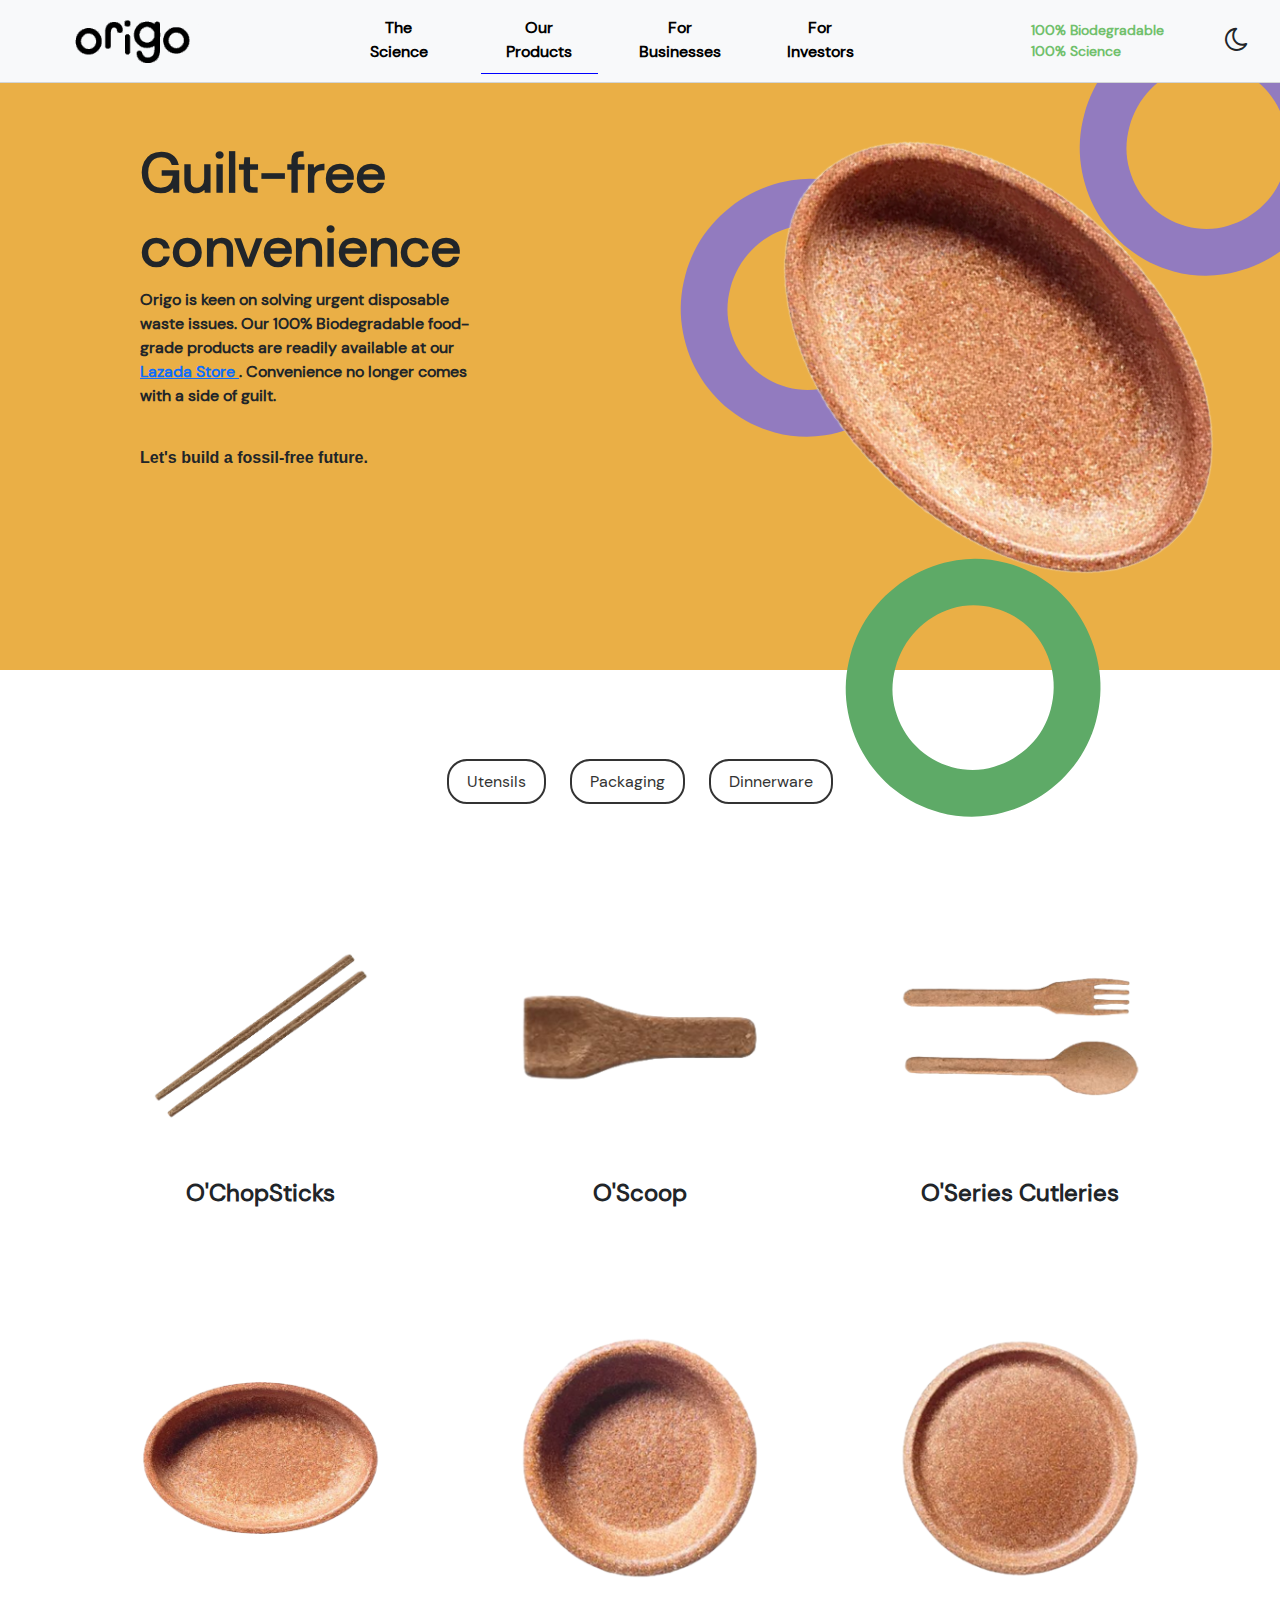
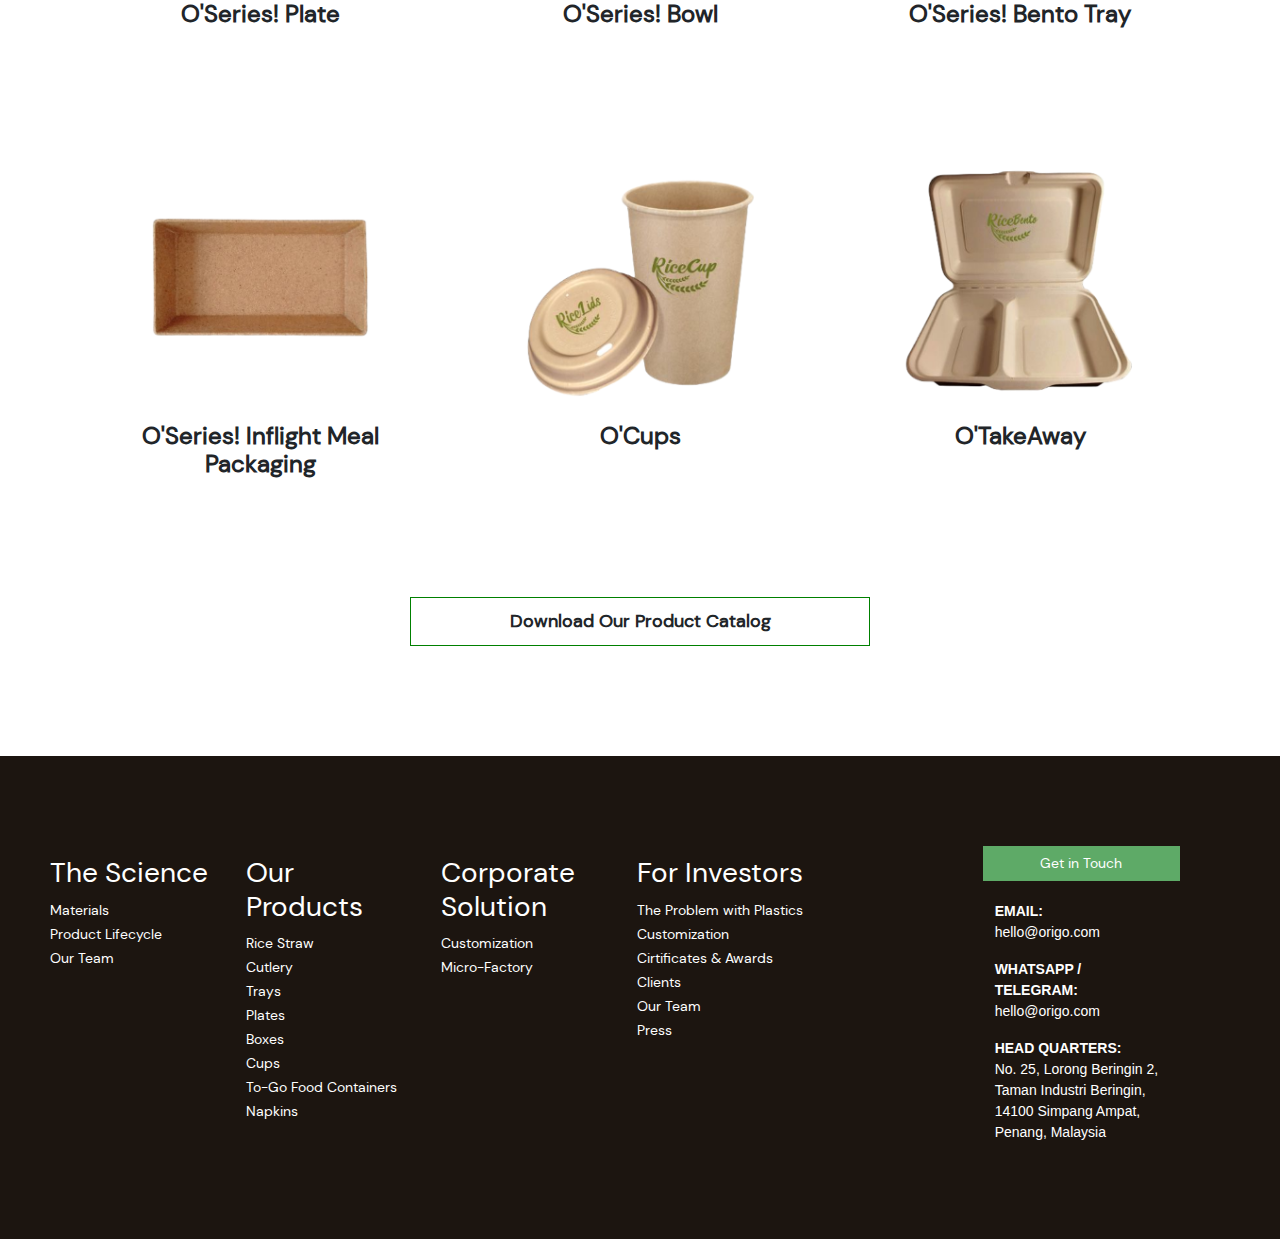
<file: product.html>
<!doctype html>
<html lang="en">

<head>
    <!-- Required meta tags -->
    <title>Origio - Our Products</title>
    <link rel="shortcut icon" href="assets/img/logo.png" type="image/x-icon">
    <meta charset="utf-8">
    <meta name="viewport" content="width=device-width, initial-scale=1">

    <!-- Bootstrap CSS -->
    <link rel="stylesheet" href="assets/css/bootstrap.min.css">
    <!-- Custom CSS -->
    <link rel="stylesheet" href="assets/css/style.css">
    <link rel="stylesheet" href="assets/css/responsive.css">
    <link rel="stylesheet" type="text/css" href="fonts/font-awesome/css/font-awesome.min.css">
</head>

<body >
    <!-------------------------------------------- Start Navbar ---------------------------------------------->
    <nav class="navbar navbar-expand-lg navbar-light bg-light navbar-fixed-top dark ">
        <div class="container-fluid">
            <button class="navbar-toggler" type="button" data-bs-toggle="collapse" data-bs-target="#navbarTogglerDemo03"
                aria-controls="navbarTogglerDemo03" aria-expanded="false" aria-label="Toggle navigation">
                <span class="navbar-toggler-icon"></span>
            </button>
            <a class="navbar-brand logo" href="/">
                <img src="assets/img/logo.png" class="img img-responsive logo" id="dark-logo" alt="Logo">
                <img src="assets/img/light-logo.png" class="img img-responsive logo" id="light-logo" alt="Logo" style="display: none;">
            </a>
            <div class="collapse navbar-collapse" id="navbarTogglerDemo03">
                <div class="container text-center">
                    <div class="row">
                        <div class="col-lg-2"></div>
                        <div class="col-lg-2">
                            <a class="nav-link" aria-current="page" href="science.html">The Science </a>
                        </div>
                        <div class="col-lg-2">
                            <a class="nav-link active_menu" href="product.html">Our Products</a>
                        </div>
                        <div class="col-lg-2">
                            <a class="nav-link" href="bussiness.html">For Businesses</a>
                        </div>
                        <div class="col-lg-2">
                            <a class="nav-link" href="investor.html">For Investors</a>
                        </div>
                        <div class="col-lg-2 text-right"></div>
                    </div>
                </div>
                <div class="leading">
                    <p>100% Biodegradable</p>
                    <p>100% Science</p>
                </div>
                <span id="status">
                    <div class="mode" onclick="darkMode()">
                        <i class="fa fa-moon-o"></i>
                    </div>
                </span>
            </div>
        </div>
    </nav>
    <!-------------------------------------------- End Navbar ---------------------------------------------->

    <section class="product-banner">
        <img src="assets/img/product_purple_half.png" id="product_purple_circle_2" class="hidden-12" alt="">
        <div class="container">
            <div class="row">
                <div class="col-lg-6 col-sm-12 banner-content">
                    <h1>Guilt-free</h1>
                    <h1>convenience</h1>
                    <p>
                        Origo is keen on solving urgent disposable waste issues.
                        Our 100% Biodegradable food-grade products are readily
                        available at our <a href="">Lazada Store </a>. Convenience
                        no longer comes with a side of guilt.
                    </p>
                    <br>
                    <h6>
                        <b>Let's build a fossil-free future.</b>
                    </h6>
                </div>
                <div class="col-md-6">
                    <img src="assets/img/purple_circle.png" id="product_purple_circle_1" class="hidden-12 hidden-tb" alt="">
                    <img src="assets/img/oval.png" id="product_oval_1" class="hidden-12 hidden-tb" alt="">
                </div>
            </div>
        </div>
    </section>
    <img src="assets/img/green_circle.png" id="product_green_circle" class="hidden-12 hidden-tb" alt="">

    <section class="product-category brown">
        <div class="container">
            <div class="category-btns">
                <a href="" class="light">Utensils</a>
                <a href="" class="light">Packaging</a>
                <a href="" class="light">Dinnerware</a>
            </div>
        </div>
    </section>


    <section class="product-list brown">
        <div class="container">
            <div class="row">
                <div class="col-md-4">
                    <div class="images">
                        <img src="assets/img/pp1.png" class="img" alt="">
                    </div>
                    <div class="title">
                        <h4 class="text-center">O'ChopSticks </h4>
                    </div>
                </div>
                <div class="col-md-4">
                    <div class="images">
                        <img src="assets/img/pp2.png" class="img" alt="">
                    </div>
                    <div class="title">
                        <h4 class="text-center">O'Scoop </h4>
                    </div>
                </div>
                <div class="col-md-4">
                    <div class="images">
                        <img src="assets/img/pp3.png" class="img" alt="">
                    </div>
                    <div class="title">
                        <h4 class="text-center">O'Series Cutleries </h4>
                    </div>
                </div>
            </div>

            <div class="row">
                <div class="col-md-4">
                    <div class="images">
                        <img src="assets/img/pp4.png" class="img" alt="">
                    </div>
                    <div class="title">
                        <h4 class="text-center">O'Series! Plate </h4>
                    </div>
                </div>
                <div class="col-md-4">
                    <div class="images">
                        <img src="assets/img/pp5.png" class="img" alt="">
                    </div>
                    <div class="title">
                        <h4 class="text-center">O'Series! Bowl </h4>
                    </div>
                </div>
                <div class="col-md-4">
                    <div class="images">
                        <img src="assets/img/pp6.png" class="img" alt="">
                    </div>
                    <div class="title">
                        <h4 class="text-center">O'Series! Bento Tray </h4>
                    </div>
                </div>
            </div>
            
            <div class="row">
                <div class="col-md-4">
                    <div class="images">
                        <img src="assets/img/pp7.png" class="img" alt="">
                    </div>
                    <div class="title">
                        <h4 class="text-center">O'Series! Inflight Meal <br> Packaging </h4>
                    </div>
                </div>
                <div class="col-md-4">
                    <div class="images">
                        <img src="assets/img/pp8.png" class="img" alt="">
                    </div>
                    <div class="title">
                        <h4 class="text-center">O'Cups  </h4>
                    </div>
                </div>
                <div class="col-md-4">
                    <div class="images">
                        <img src="assets/img/pp9.png" class="img" alt="">
                    </div>
                    <div class="title">
                        <h4 class="text-center">O'TakeAway </h4>
                    </div>
                </div>
            </div>
            <div class="text-center">
                <a href="" 
                class="btn my-btn btn-product light">Download Our Product Catalog </a>
            </div>
        </div>
    </section>

    <footer>
        <div class="row">
            <div class="col-lg-8">
                <div class="row footer-left">
                    <div class="col-lg-3 col-md-3 col-xs-12">
                        <h3>The Science</h3>
                        <ul>
                            <li><a href="">Materials</a></li>
                            <li><a href="">Product Lifecycle</a></li>
                            <li><a href="">Our Team</a></li>
                        </ul>
                    </div>
                    <div class="col-lg-3 col-md-3 col-xs-12">
                        <h3>Our Products</h3>
                        <ul>
                            <li><a href="">Rice Straw</a></li>
                            <li><a href="">Cutlery</a></li>
                            <li><a href="">Trays</a></li>
                            <li><a href="">Plates</a></li>
                            <li><a href="">Boxes</a></li>
                            <li><a href="">Cups</a></li>
                            <li><a href="">To-Go Food Containers</a></li>
                            <li><a href="">Napkins</a></li>
                        </ul>
                    </div>
                    <div class="col-lg-3 col-md-3 col-xs-12">
                        <h3>Corporate Solution</h3>
                        <ul>
                            <li><a href="">Customization</a></li>
                            <li><a href="">Micro-Factory</a></li>
                        </ul>
                    </div>
                    <div class="col-lg-3 col-md-3 col-xs-12">
                        <h3>For Investors</h3>
                        <ul>
                            <li><a href="">The Problem with Plastics</a></li>
                            <li><a href="">Customization</a></li>
                            <li><a href="">Cirtificates & Awards </a></li>
                            <li><a href="">Clients</a></li>
                            <li><a href="">Our Team</a></li>
                            <li><a href="">Press </a></li>
                        </ul>
                    </div>
                </div>
            </div>
            <div class="col-lg-4">
                <div class="footer-right">
                    <button class="btn footer-btn">
                        Get in Touch
                    </button>
                    <ul>
                        <li><b>EMAIL:</b></li>
                        <li>hello@origo.com</li>
                    </ul>
                    <ul>
                        <li><b>WHATSAPP / TELEGRAM:</b></li>
                        <li>hello@origo.com</li>
                    </ul>
                    <ul>
                        <li><b>HEAD QUARTERS:</b></li>
                        <li>No. 25, Lorong Beringin 2,</li>
                        <li>Taman Industri Beringin,</li>
                        <li>14100 Simpang Ampat,</li>
                        <li>Penang, Malaysia</li>
                    </ul>
                </div>
            </div>
        </div>
    </footer>
    <!-- Option 1: Bootstrap Bundle with Popper -->
   <script src='assets/js/bootstrap.bundle.min.js'></script>
   <!-- Custom JS -->
   <script src='assets/js/script.js'></script>
</body>
</html>
</file>
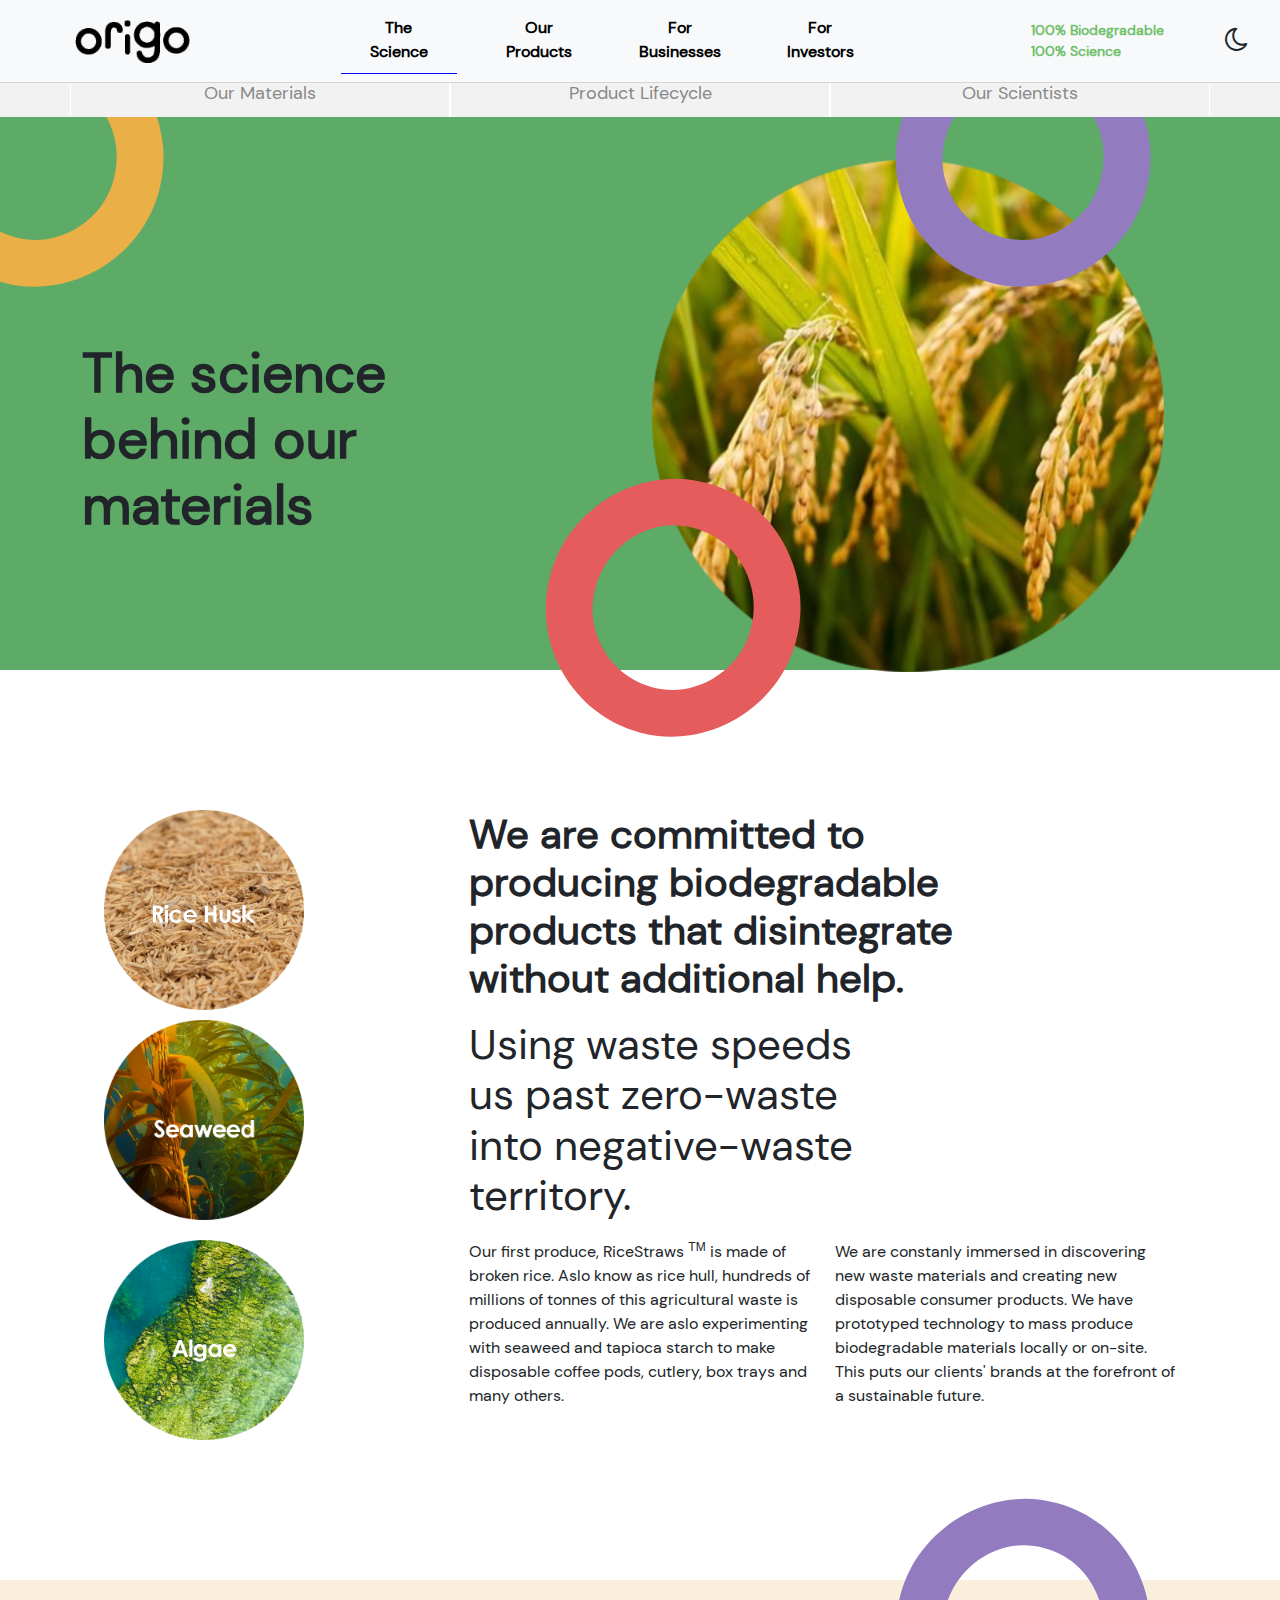
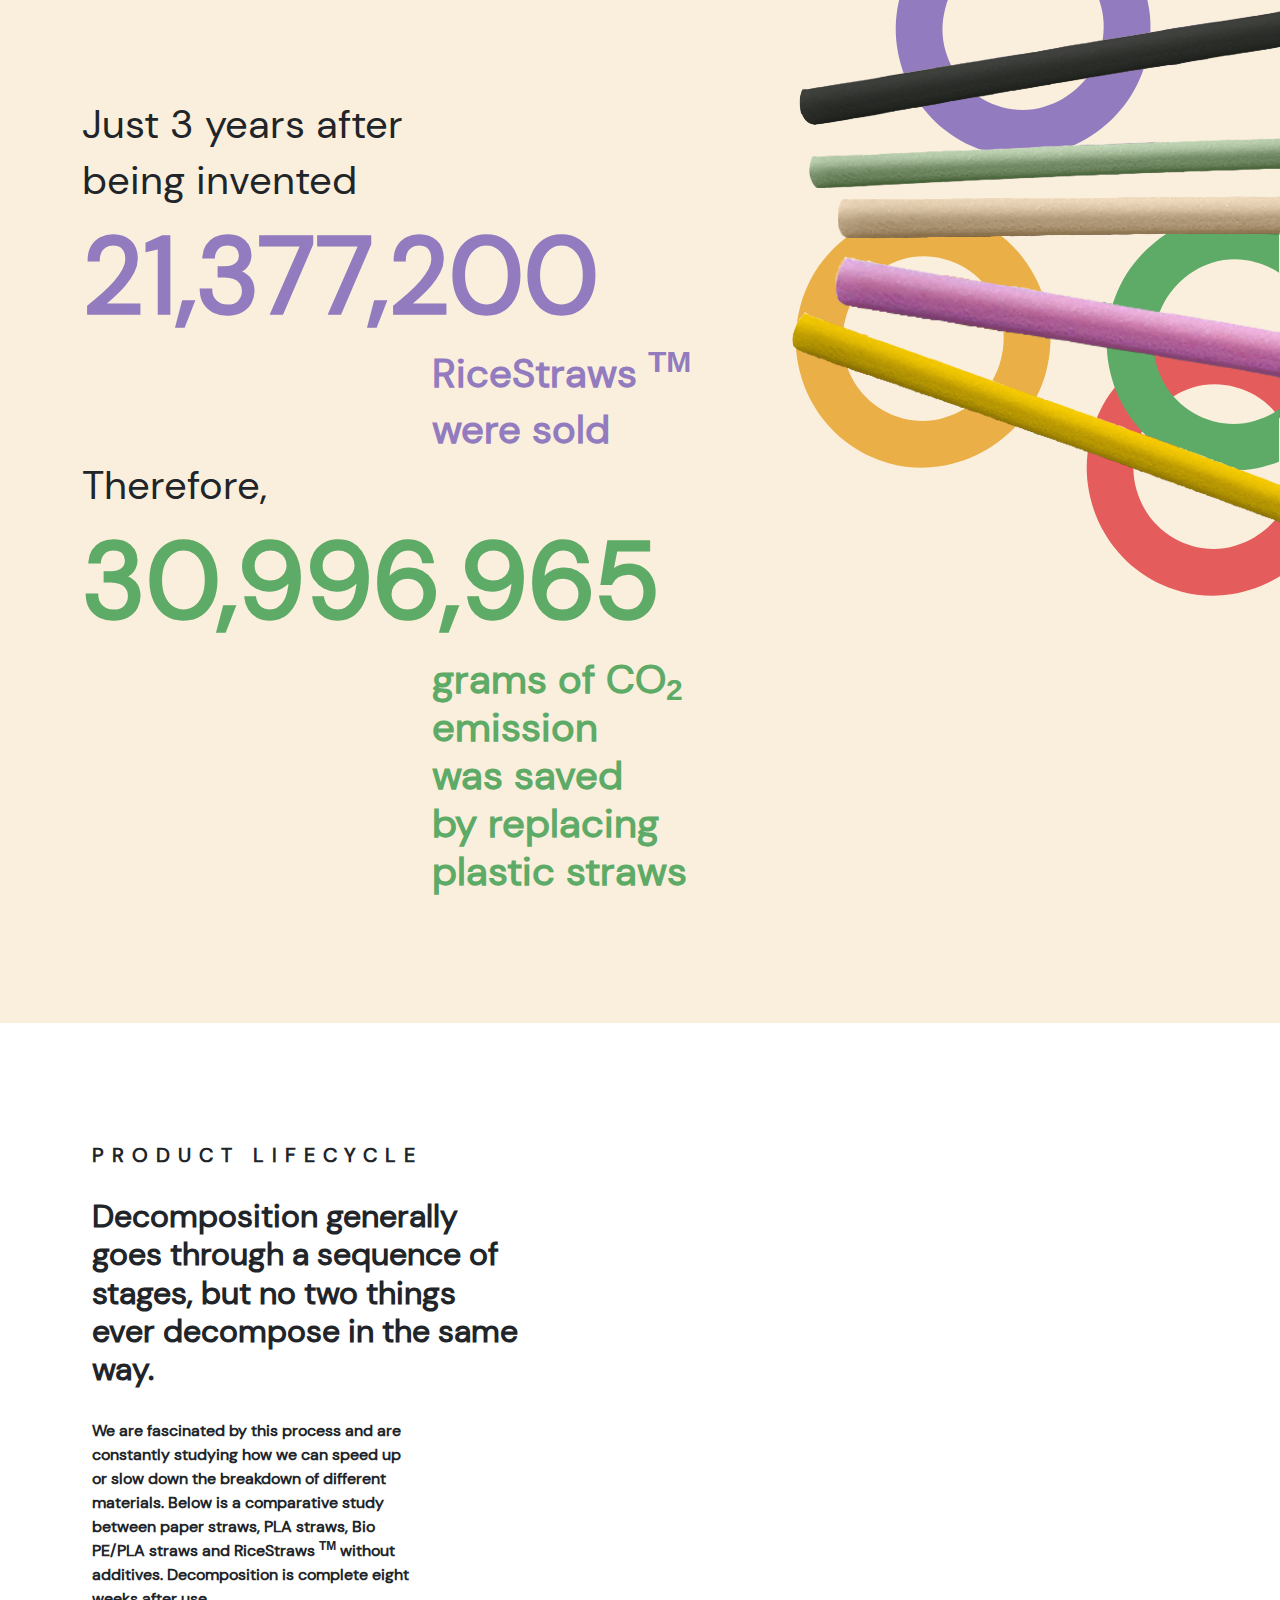
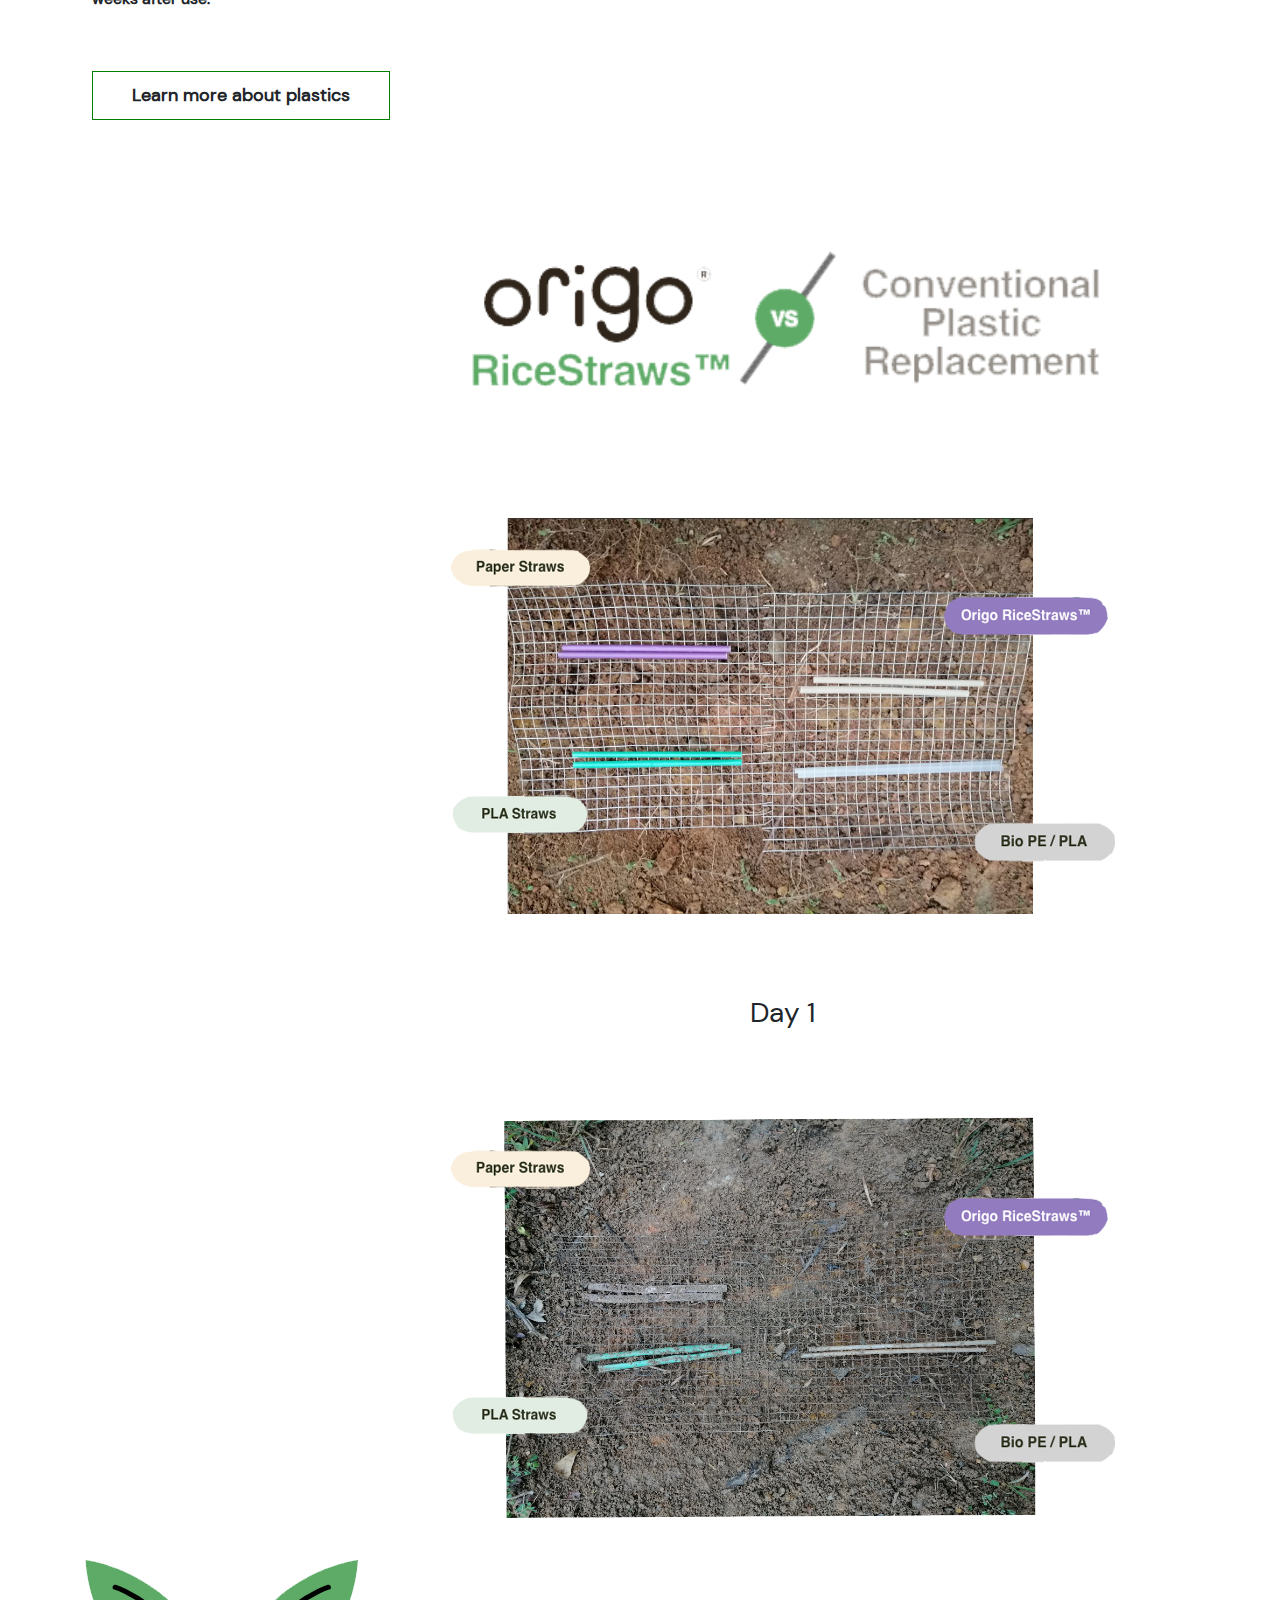
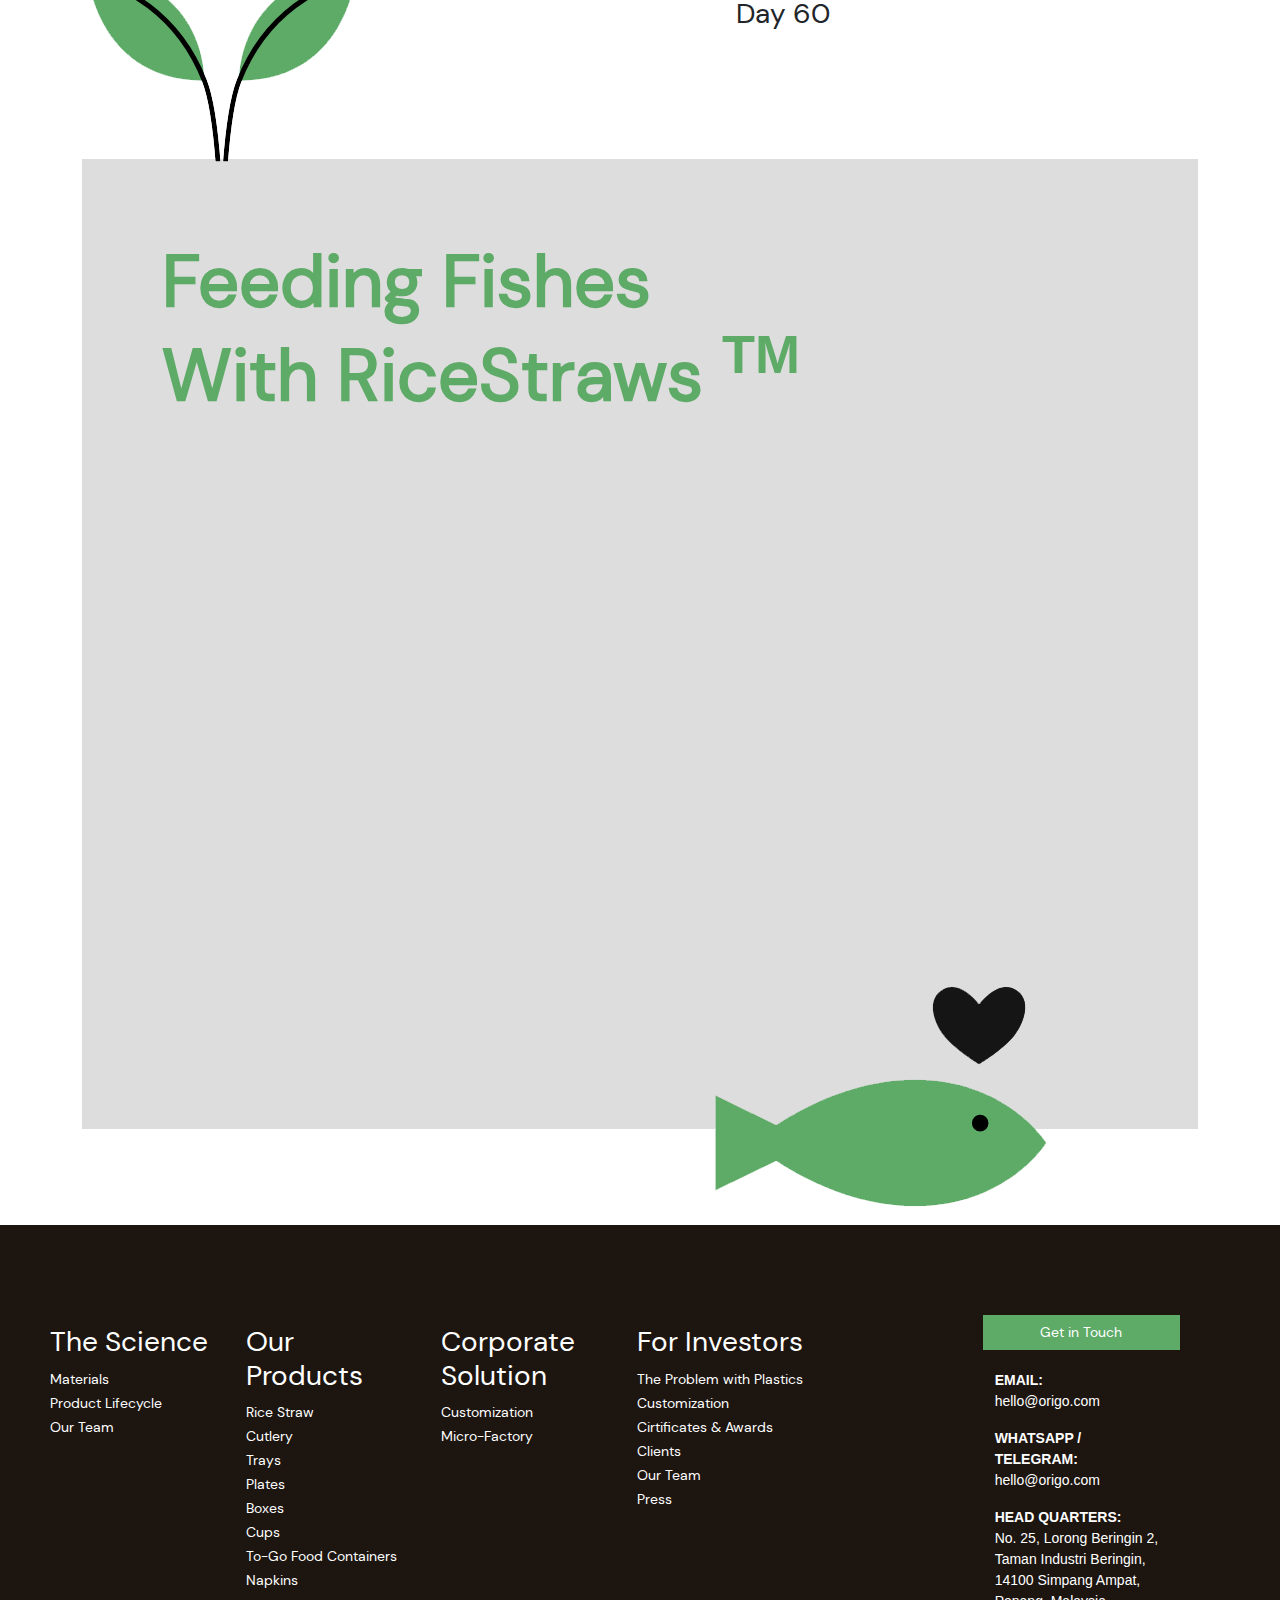
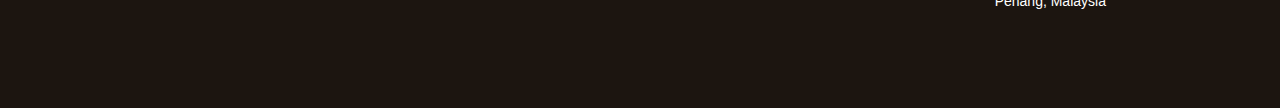
<file: science.html>
<!doctype html>
<html lang="en">

<head>
    <!-- Required meta tags -->
    <title>Origio - The Science </title>
    <link rel="shortcut icon" href="assets/img/logo.png" type="image/x-icon">
    <meta charset="utf-8">
    <meta name="viewport" content="width=device-width, initial-scale=1">
    <!-- Bootstrap CSS -->
    <link rel="stylesheet" href="assets/css/bootstrap.min.css">
    <!-- Custom CSS -->
    <link rel="stylesheet" href="assets/css/style.css">
    <link rel="stylesheet" href="assets/css/responsive.css">
    <link rel="stylesheet" type="text/css" href="fonts/font-awesome/css/font-awesome.min.css">
</head>

<body>
    <!-------------------------------------------- Start Navbar ---------------------------------------------->
    <nav class="navbar navbar-expand-lg navbar-light bg-light navbar-fixed-top dark ">
        <div class="container-fluid">
            <button class="navbar-toggler" type="button" data-bs-toggle="collapse" data-bs-target="#navbarTogglerDemo03"
                aria-controls="navbarTogglerDemo03" aria-expanded="false" aria-label="Toggle navigation">
                <span class="navbar-toggler-icon"></span>
            </button>
            <a class="navbar-brand logo" href="/">
                <img src="assets/img/logo.png" class="img img-responsive logo" id="dark-logo" alt="Logo">
                <img src="assets/img/light-logo.png" class="img img-responsive logo" id="light-logo" alt="Logo" style="display: none;">
            </a>
            <div class="collapse navbar-collapse" id="navbarTogglerDemo03">
                <div class="container text-center">
                    <div class="row">
                        <div class="col-lg-2"></div>
                        <div class="col-lg-2 col-md-3">
                            <a class="nav-link active_menu" aria-current="page" href="science.html">The Science </a>
                        </div>
                        <div class="col-lg-2 col-md-3">
                            <a class="nav-link" href="product.html">Our Products</a>
                        </div>
                        <div class="col-lg-2 col-md-3">
                            <a class="nav-link" href="bussiness.html">For Businesses</a>
                        </div>
                        <div class="col-lg-2 col-md-3">
                            <a class="nav-link" href="investor.html">For Investors</a>
                        </div>
                        <div class="col-lg-2 text-right"></div>
                    </div>
                </div>
                <div class="leading">
                    <p>100% Biodegradable</p>
                    <p>100% Science</p>
                </div>
                <span id="status">
                    <div class="mode" onclick="darkMode()">
                        <i class="fa fa-moon-o"></i>
                    </div>
                </span>
            </div>
        </div>
    </nav>
    <!-------------------------------------------- End Navbar ---------------------------------------------->
    
    <section class="menu brown">
        <div class="container">
            <div class="row text-center mobile-row">
                <div class="col-lg-4 col-md-4 col-sm-4 col-xs-4 menu-item sub-item-active"><a href="#section1">Our Materials</a></div>
                <div class="col-lg-4 col-md-4 col-sm-4  col-xs-4 menu-item "><a href="#section2">Product Lifecycle</a></div>
                <div class="col-lg-4 col-md-4 col-sm-4  col-xs-4 menu-item "><a href="#section3">Our Scientists</a></div>
            </div>
        </div>
    </section>

    <section class="science_banner">
        <img src="assets/img/orange_circle.png" id="banner_orange_circle" class="" alt="">
        <img src="assets/img/red_circle.png" id="banner_red_circle" class="" alt="">
        <img src="assets/img/purple_circle.png" id="banner_purple_circle" class="" alt="">
        <div class="container">
            <div class="row">
                <div class="col-md-6 col-xs-12">
                    <div class="content">
                        <h1>The science behind our  materials</h1>
                    </div>
                </div>
                <div class="col-md-6 col-xs-12">
                    <img src="assets/img/s1.png" id="science_top_ban" class="hidden-12" alt="">
                </div>
            </div>
        </div>
    </section>

    <section class="science-info dark" id="">
        <div class="container">
            <div class="row">
                <div class="col-md-4">
                    <img src="assets/img/s2.png" width="200" alt="">
                </div>
                <div class="col-md-8">
                    <h4 class="science_item_1">
                        We are committed to producing biodegradable
                        products that disintegrate without additional help.
                    </h4>
                </div>
            </div>
            <div class="row">
                <div class="col-md-4">
                    <img src="assets/img/s3.png" width="200" alt="">
                </div>
                <div class="col-md-8">
                    <h4 class="science_item_2">
                        Using waste speeds us past zero-waste into negative-waste territory.
                    </h4>
                </div>
            </div>
            <div class="row">
                <div class="col-md-4">
                    <img src="assets/img/s4.png" width="200" alt="">
                </div>
                <div class="col-md-4">
                    <p>Our first produce, RiceStraws <sup>TM</sup> is made of broken rice. Aslo know as rice hull, hundreds of millions of tonnes of this agricultural waste is produced annually. 
                      We are aslo experimenting with seaweed and tapioca starch to make disposable coffee pods, cutlery, box trays and many others.</p>
                </div>
                <div class="col-md-4">
                    <p>We are constanly immersed in discovering new waste materials and creating new disposable consumer products. 
                      We have prototyped technology to mass produce biodegradable materials locally or on-site. This puts our clients' brands at the forefront of a sustainable future.</p>
                </div>
            </div>
        </div>
    </section>

    <section class="invented" id="section1">
        <img src="assets/img/purple_circle.png" id="invent_purple_circle" class="hidden-12" alt="">
        <div class="container">
            <div class="part_1">
                <h1>Just 3 years after</h1>
                <h1>being invented</h1>
                <h1 class="number">21,377,200</h1>
                <div class="number_sub">
                    <h2>RiceStraws <sup>TM</sup></h2>
                    <h2>were sold</h2>
                </div>
            </div>
            <img src="assets/img/orange_circle.png" id="invent_orange_circle" class="hidden-12 hidden-tb" alt="">
            <img src="assets/img/red_one_tree.png" id="invent_red_circle" class="hidden-12 hidden-tb" alt="">
            <img src="assets/img/half_green.png" id="invent_green_circle" class="hidden-12 hidden-tb" alt="">

            <img src="assets/img/science/img4.png" id="invent_black_line" class="abs hidden-12 hidden-tb" alt="">
            <img src="assets/img/science/img5.png" id="invent_green_line" class="abs hidden-12 hidden-tb" alt="">
            <img src="assets/img/science/img6.png" id="invent_gray_line" class="abs hidden-12 hidden-tb" alt="">
            <img src="assets/img/science/img7.png" id="invent_pink_line" class="abs hidden-12 hidden-tb" alt="">
            <img src="assets/img/science/img8.png" id="invent_yellow_line" class="abs hidden-12 hidden-tb" alt="">
            <div class="part_2">
                <h1>Therefore,</h1>
                <h1 class="number">30,996,965</h1>
                <div class="number_sub">
                    <h2>grams of CO<sub>2</sub> <br>emission <br> was saved <br>by replacing <br>plastic straws</h2>
                </div>
            </div>
        </div>
    </section>

    <section class="product_lifecycle dark" id="section2">
        <div class="container">
            <div class="content">
                <h2>PRODUCT LIFECYCLE </h2>
                <h1>Decomposition generally goes through a sequence of stages, 
                    but no two things ever decompose in the same way.</h1>
                <p>
                     We are fascinated by this process and are constantly studying how we can speed up or slow down the breakdown of different materials. Below is a comparative study between paper straws, 
                  PLA straws, Bio PE/PLA straws and RiceStraws <sup>TM</sup> without additives. Decomposition is complete eight weeks after use.
                </p>
                <div>
                    <a href="" class="btn my-btn btn-content light">
                        Learn more about plastics
                    </a>
                </div>
            </div>
        </div>
    </section>

    <section class="plastic dark" >
        <div class="container">
            <div class="row">
                <div class="col-md-3"></div>
                <div class="col-md-9">
                    <div class="text-center img">
                        <img src="assets/img/science/img9.png"  alt="">
                    </div>
                    <div class="text-center img">
                        <img src="assets/img/science/img10.png"  alt="">
                        <h3 class="text-center">Day 1</h3>
                    </div>
                    <div class="text-center img">
                        <img src="assets/img/science/img11.png"  alt="">
                        <h3 class="text-center">Day 60</h3>
                    </div>
                </div>
            </div>
        </div>
    </section>


    <section class="product_vedio brown" id="section3">
        <div class="container">
            <img src="assets/img/science/flower.png" id="flower" class="abs hidden-12" alt="">
            <div class="content">
                <h1>Feeding Fishes</h1>
                <h1>With RiceStraws <sup>TM </sup></h1>
                <!--img src="assets/img/science/play.png" id="play" class="abs " alt=""--><iframe class="youtube-vedio" src="https://www.youtube.com/embed/tMNARy8r34s" title="YouTube video player" frameborder="0" allow="accelerometer; autoplay; clipboard-write; encrypted-media; gyroscope; picture-in-picture" allowfullscreen></iframe>
            </div>
            <img src="assets/img/science/fish.png" id="fish" class="abs hidden-12" alt="">
            <img src="assets/img/science/heart.png" id="heart" class="abs hidden-12" alt="">
        </div>
        <br>
        <br>
        <br>
        <br>
    </section>
    
    

    <footer>
        <div class="row">
            <div class="col-lg-8">
                <div class="row footer-left">
                    <div class="col-lg-3 col-md-3 col-xs-12">
                        <h3>The Science</h3>
                        <ul>
                            <li><a href="">Materials</a></li>
                            <li><a href="">Product Lifecycle</a></li>
                            <li><a href="">Our Team</a></li>
                        </ul>
                    </div>
                    <div class="col-lg-3 col-md-3 col-xs-12">
                        <h3>Our Products</h3>
                        <ul>
                            <li><a href="">Rice Straw</a></li>
                            <li><a href="">Cutlery</a></li>
                            <li><a href="">Trays</a></li>
                            <li><a href="">Plates</a></li>
                            <li><a href="">Boxes</a></li>
                            <li><a href="">Cups</a></li>
                            <li><a href="">To-Go Food Containers</a></li>
                            <li><a href="">Napkins</a></li>
                        </ul>
                    </div>
                    <div class="col-lg-3 col-md-3 col-xs-12">
                        <h3>Corporate Solution</h3>
                        <ul>
                            <li><a href="">Customization</a></li>
                            <li><a href="">Micro-Factory</a></li>
                        </ul>
                    </div>
                    <div class="col-lg-3 col-md-3 col-xs-12">
                        <h3>For Investors</h3>
                        <ul>
                            <li><a href="">The Problem with Plastics</a></li>
                            <li><a href="">Customization</a></li>
                            <li><a href="">Cirtificates & Awards </a></li>
                            <li><a href="">Clients</a></li>
                            <li><a href="">Our Team</a></li>
                            <li><a href="">Press </a></li>
                        </ul>
                    </div>
                </div>
            </div>
            <div class="col-lg-4">
                <div class="footer-right">
                    <button class="btn footer-btn">
                        Get in Touch
                    </button>
                    <ul>
                        <li><b>EMAIL:</b></li>
                        <li>hello@origo.com</li>
                    </ul>
                    <ul>
                        <li><b>WHATSAPP / TELEGRAM:</b></li>
                        <li>hello@origo.com</li>
                    </ul>
                    <ul>
                        <li><b>HEAD QUARTERS:</b></li>
                        <li>No. 25, Lorong Beringin 2,</li>
                        <li>Taman Industri Beringin,</li>
                        <li>14100 Simpang Ampat,</li>
                        <li>Penang, Malaysia</li>
                    </ul>
                </div>
            </div>
        </div>
    </footer>
    <!-- Option 1: Bootstrap Bundle with Popper -->
   <script src='assets/js/bootstrap.bundle.min.js'></script>
   <!-- Custom JS -->
   <script src='assets/js/script.js'></script>
</body>
</html>
</file>
<file: assets/css/style.css>
@font-face {
    font-family: DMregular;
    src: url('../../fonts/fonts/DMSans-Regular.woff');
}

*{
    font-family: 'Arial';
    margin: 0;
    padding: 0;
    box-sizing: border-box;
}

h1, h2, h3, h4 , h5 , h6 , p , div , a {
    font-family: DMregular !important;
}



/* Navbar */
.nav-link{
    cursor: pointer;
    font-size: 1.8vh;
    font-weight: bolder;
    color: #000;
}

.leading p{
    font-size: 14px;
    margin-bottom: 0;
    margin-top: 0;
    color: #71c06c;
    font-weight: bold;
}

.leading{
    width: 250px;
}

.navbar{
    background: #fff;
    border-bottom: 1px solid rgba(109, 121, 121, 0.267);
}

.logo{
   width: 130px;
   margin-left: 30px;
}

.navbar-fixed-top{
    position: fixed;
    top: 0;
    width: 100%;
    z-index: 999999;
}

/* End Navbar */


/* About US */
.about{
    text-align: center;
    margin-top: 500px;
    z-index: 999;
}

.about .content{
    width: 60%;
    margin:200px auto;
    padding: 50px;
    box-shadow: 0 4px 8px 0 rgba(0, 0, 0, 0.2), 0 6px 20px 0 rgba(0, 0, 0, 0.19);
    background-color: rgb(242, 242, 242);
    padding-bottom: 100px;
}

.about_title{
    padding: 30px 0px;
    letter-spacing: 5px;
    font-weight: bold;
    font-size: 24px;
}

.about_subtitle{
    font-weight: bold;
}

.about .content p{
    font-size: 32px;
    margin: 0;
    padding: 0;
    color: black;
    margin-bottom: -5px;
}

.about-img{
    width: 40%;
    margin: 20px auto;
    text-align: center;
}

.about-img img{
    opacity: 0.9;
    width: 100%;
}

.my-btn{
    border: 1px solid green;
    border-radius: 0px;
    width: 100%;
    margin: 10px 0;
    font-weight: bolder;
    font-size: 18px;
    padding: 10px !important;
}

.about-btn{
    /* width: 360px; */
    margin: 10px auto !important;
}

.cust{
    width: 360px !important;
}

.btn-product{
    width: 460px;
    margin: 10px auto !important;
    text-align: center;
}

.custom-btn{
    border: 1px solid green;
    border-radius: 0px;
    margin-top: 10px;
    font-weight: bolder;
    font-size: 24px;
    padding: 0px !important;
}

.my-btn:hover{
    transition: all 0.4s ease;
    color: #fff;
    background-color: green;
}

.product h4{
    letter-spacing: 5px;
    font-weight: bold;
    padding: 70px;
    padding-bottom: 120px;
}

.product img.img{
    margin: auto;
    height: 100px;
    width: 100px;
}

.product p{
    margin-top: 20px;
    font-weight: bolder;
    font-size: 20px;
}

.product-btn{
    padding: 70px;
}

.cards h5{
    letter-spacing: 5px;
    font-weight: bold;
    font-size: 24px;
}

.cards h1{
    font-weight: bolder;
    margin-top: 30px;
    font-size: 50px;
    letter-spacing: 2px;
}

.cards{
    padding: 200px 10px;
}

.card_img{
    margin-top: 70px;
}



.card_img h3{
    margin-top: 20px;
}

.card_img h3 , .card_img p{
    font-size: 28px;
}

.card_img p{
    color: #aaa;
}

.team{
    padding: 120px;
    box-shadow: 0 4px 8px 0 rgba(0, 0, 0, 0.2), 0 6px 20px 0 rgba(0, 0, 0, 0.19);
    margin-top: 200px;
    z-index: 999999999;
}

.team h4{
    font-weight: bold;
    font-size: 28px;
    letter-spacing: 10px;
    padding-bottom: 50px;
}

.item img{
    border-radius: 50%;
    width: 200px;
}

.item h6{
    color: orange;
    padding-top: 10px;
    font-weight: bold;
    font-size: 24px;

}

.item h5{
    color: lightsalmon
}

.item p{
    padding: 10px 70px;
    color: rgba(0, 130, 0, 0.666);
}

.contact{
    padding: 150px;
    background-color: rgb(250, 239, 220);
    z-index: -999;
    margin-top: 8px;
}

.contact h1{
    font-weight: bolder;
}

.contact p{
    font-size: 18px;
    padding: 30px;
    font-weight: bold;
}

.form{
    width: 30%;
    margin: 10px auto;
}

.custom-input{
    margin-top: 20px;
    border-radius: 0px;
    text-align: center;
}

.contact .custom-btn{
   margin-top: 40px;
   width: 100%;
}

footer{
    background-color: rgb(28, 21, 16 );
    color: #fff;
    padding: 70px 20px;
}


.footer-left{
    padding: 30px;
}

.footer-left ul{
    list-style-type: none;
    padding: 0;
}

.footer-left ul li a{
    text-decoration: none;
    color: white;
    font-size: 14px;
}

.footer-right{
    padding: 0px 100px;
}

.footer-right ul{
    list-style: none;
}

.footer-right .footer-btn{
   background-color: rgb(94, 170, 103);
   color: white;
   padding-left: 50px;
   padding-right: 50px;
   width: 100%;
   margin: 20px;
   border-radius: 0px;
   font-size: 14px;
}

.footer-right ul li{
    font-size: 14px;
}




/* The Science Page */

.science_banner{
    height: 600px;
    width: 100%;
    background-color: rgb(94, 170, 103);
    margin-top: 70px;
}

.science_banner .content{
    padding: 150px 150px 0px 0px;
}

.science_banner .content h1{
    font-weight: bolder;
    margin-top: 120px;
    font-size: 55px;
}

.science_item_1{
    padding-right: 20px;
    font-weight: bold;
    font-size: 40px;
    max-width: 600px;
}

.science_item_2{
    padding-right: 40%;
    font-size: 42px;
}

.science-info .row{
    margin: 10px;
}

.science-info{
    padding: 130px 0px;
}


.invented{
    background-color: rgb(250, 239, 220);
    padding: 120px 10px;
}

.invented .number{
    font-size: 12vh;
    font-weight: bold;
    color: rgb(146, 123, 191);
}

.invented .number_sub{
    margin-left: 350px;
}

.invented .number_sub h2{
    font-size: 40px;
    font-weight: bold;
    color: rgb(146, 123, 191);
}

.invented .part_2 .number, .invented .part_2 .number_sub h2{
    color: rgb(94, 170, 103);
}


.product_lifecycle .content{
    width: 40%;
    padding: 120px 10px 10px;
}

.btn-content{
    width: 70% !important;
}

.product_lifecycle .content h2{
    letter-spacing: 8px;
    font-size: 20px;
    font-weight: bold;
}

.product_lifecycle .content h1{
    font-size: 32px;
    margin: 30px 0px;
    font-weight: bold;
}

.product_lifecycle .content p{
    padding-right: 100px;
    font-weight: bold;
    margin-bottom: 50px;
}

.product_vedio .content{
    background-color: rgb(221, 221, 221);
    padding: 80px;
    height: inherit;
}

.product_vedio .content h1{
    color: rgb(94, 170, 103);
    font-size: 8vh;
    font-weight: bolder;
}


.youtube-vedio{
    width: 100%;
    height: 615px;
}








.menu{
    background-color: rgb(242, 242, 242);
    z-index: 100 !important;
    position: fixed;
    top: 70px;
    width: 100%;
}

.menu-item{
    border-left: 1px solid white;
    border-right: 1px solid white;
    padding: 10px;
}

.menu .menu-item a{
    text-decoration: none;
    color: #888;
    font-size: 18px;
}



/* Product Page */

.product-banner{
    min-height: 600px;
    width: 100%;
    background-color: rgb(234, 175, 70);
    margin-top: 70px;
}

.product-banner .banner-content{
    padding: 70px;
}

.banner-content h1{
    font-weight: bolder;
    font-size: 55px;
}

.banner-content p{
    font-weight: bold;
    padding-right: 100px;
    text-align: left;
    font-size: 16px;
}


.product-category{
    width: 100%;
    padding-top: 100px;
    text-align: center;
}

.category-btns a{
    text-decoration: none;
    padding: 10px 18px;
    border: 2px solid #333;
    border-radius: 20px;
    color: #333;
    margin: 10px;
}

.category-btns a:hover{
    transition: all 1s ease;
    background-color: rgb(94, 170, 103);
    border: 2px solid rgb(94, 170, 103) !important;
}

.active{
    background-color: rgb(94, 170, 103);
    border: 2px solid rgb(94, 170, 103) !important;
}

.product-list{
    padding-top: 100px;
    padding-bottom: 100px;
}

.product-list .row{
    margin-bottom: 100px;
}

.product-list .images{
    text-align: center;
}

.product-list .images img{
    width: 80%;
    margin: auto;
}

.title h4{
    font-weight: bold;
}


/* Business  */

.business-banner{
    width: 100%;
    min-height: 500px;
    background: rgb(229, 92 , 92);
    margin-top: 70px;
}

.business-banner .title{
    margin-top: 200px;
}

.business-banner .title h1{
    font-weight: bolder;
    font-size: 50px;
}

.business-about .content{
    padding: 220px 70px;
}

.business-about .content h3{
    font-size: 20px;
    font-weight: bolder;
    letter-spacing: 7px;
}

.business-about .content h1{
    padding-right: 50px;
    font-weight: bolder;
}

.business-about .content p{
    padding: 50px 120px 50px 0px;
    /* font-weight: bold; */
}

.about-btn{
    padding: 0;
    margin: 0;
}

.about-btn .custom-btn{
    width: 70%;
}

.business-gallary img{
    width: 100%;
}

.business-gallary .container .row{
    margin: 50px !important;
}

.about-micro{
    background-color: rgb(250, 239 , 220);
}


/* Investor Page */

.investor-banner{
    background-color: rgb(146, 123, 191);
    height: 700px;
}

.investor-banner .content{
    padding: 50px;
    padding-top: 250px;
}

.investor-banner .content h1{
    font-size: 7vh;
    font-weight: bolder;
    margin-top: 50px;
}

.invest-about{
    padding: 80px 10px;
}

.invest-about h1{
    font-weight: bold;
    margin: 70px 0px;
}

.invest-about .invest-item h2{
    letter-spacing: 7px;
    font-weight: bold;
    font-size: 24px;
}

.invest-about .invest-item p{
    padding-right: 80px;
    /* font-weight: bold; */
}

.invest-capablities{
    padding: 150px 0px;
}

.invest-capablities .img-group div img{
    width: 95%;
}

.invest-capablities .content{
    padding: 80px 30px;
}

.invest-capablities .content h2{
    font-weight: bold;
    letter-spacing: 8px;
    font-size: 20px;
}

.invest-capablities .content h1{
    font-weight: bolder;
    margin: 20px 0px;
}

.invest-capablities .content p{
    font-size: 24px;
    margin: 20px 0px;
}

.clients{
    padding: 70px 10px;
}

.clients h2{
    letter-spacing: 8px;
    font-size: 24px;
    margin: 50px 0px;
    font-weight: bold;
}

.clients .clients-logo .row{
    margin: 20px 0px;
    vertical-align: center;
    display: flex;
    justify-content: center;
    align-items: center;
}

.clients .clients-logo img{
    /* width: 100px;
    height: 100px; */
    width: 100px;
    margin: 2px;
}

.management-team{
    padding: 180px 50px;
    background-color: rgb(242 , 242, 242);
}

.management-team .content{
    text-align: center;
}

.management-team .content .team-img img{
    border-radius: 50%;
    width: 50%;
}

.management-team .content .team-name{
    font-weight: bold;
    margin: 10px;
}

.management-team .content h3{
    font-size: 20px;
    font-weight: bold;
}

.management-team .content p{
    padding: 0px 50px;
    font-size: 18px;
}

.management-team .main-title{
    letter-spacing: 12px;
    font-weight: 20px;
    text-align: center;
    font-weight: bold;
    margin-bottom: 100px;
}

.prees-section{
    padding: 100px 10px;
}

.prees-section h3{
    letter-spacing: 5px;
    font-weight: bold;
    margin: 50px 0px;
}

.prees-section .content .press-img img{
    width: 100%;
}

.prees-section .content .content-date{
    font-weight: bold;
    color: #888;
    margin: 20px 0px;
}

.prees-section .content h2{
    font-weight: bold;
    font-size: 30px;
}

.prees-section .content p{
    padding-right: 20px;
    font-size: 18px;
    margin: 30px 0px;
}

.prees-section .content{
    border-bottom: 2px solid #aaa;
}


.mode{
    cursor: pointer;
    padding-right: 20px;
}

.mode i{
    font-size: 27px;
}


#pruple_circle_1{
    position: absolute;
    top: -30px;
    z-index: -99;
    right: 300px;
}

#green_circle_1{
    position: absolute;
    top: 200px;
    right: 0px;
}

#green_circle_2{
    position: absolute;
    top: 150px;
    left: 100px;
}

#orange_circle_1{
    position: absolute;
    top: 500px;
    left: -100px;
}

#orange_circle_2{
    position: absolute;
    top: 800px;
    left: 600px;
    z-index: -9;
}

#red_circle_1{
    position: absolute;
    top: 500px;
    right: 20px;
}

#orange_line_1{
    position: absolute;
    top: 130px;
    left: 45px;
}

#green_line_1{
    position: absolute;
    top: 130px;
    right: 130px;
}

#green_line_2{
    position: absolute;
    top: 420px;
    left: -180px;
}

#black_line_1{
    position: absolute;
    top: 550px;
    left: 200px;
    z-index: -9;
}

#pink_line_1{
    position: absolute;
    top: 550px;
    right: 500px;
    z-index: -9;
}

#gray_line_1{
    position: absolute;
    top: 550px;
    right: 100px;
    z-index: -9;
}

.banner-title{
    text-align: center;
    margin-top: 200px;;
}

.banner-title h1{
    font-size: 8vh;
    font-weight: bolder;
}


/* About Patterns */
#about_green_1{
    position: absolute;
    left: -120px;
    margin-top: -350px;
    z-index: -9;
}

#about_green_2{
    position: absolute;
    left: 200px;
    margin-top: -650px;
    z-index: -9;
}

#product_green_1{
    position: absolute;
    right: 0;
    z-index: -9;
    margin-top: -100px;
}

#card_red_1{
    position: absolute;
    left: -120px;
    z-index: -9;
    margin-top: -100px;
}

#card_pruple_1{
    position: absolute;
    margin-top: 185px;
    z-index: -99;
}

#contact_pruple_1{
    position: absolute;
    left: -130px;
    margin-top: 400px;
}

#contact_green_2{
    position: absolute;
    left: 100px;
}

#contact_red_1{
    position: absolute;
    right: 100px;
    margin-top: -158px;
    z-index: 0;
}

#contact_green_1{
    position: absolute;
    right: 0;
    margin-top: -280px;
}

#contact_orange_1{
    position: absolute;
    right: 150px;
    margin-top: 200px;
}

#contact_green_line_1{
    position: absolute;
    right: 0px;
    margin-top: -380px;
}

#contact_green_line_2{
    position: absolute;
    left: 0px;
    z-index: 99;
    margin-top: -50px;
}


.primary-dark-color .nav-link{
    color: white !important;
}



.primary-dark-color{
    background: rgb(28, 21, 16) !important;
    color: white !important;
}

.secondary-dark-color{
    background-color: rgb(47, 37, 27) !important;
    color: white !important;
}

.light-color{
    color: #fff !important;
}


.sub-item-active{
    color: rebeccapurple;
}

#science_top_ban{
    position: absolute;
    width: 40%;
    top: 0;
}

#banner_orange_circle{
    position: absolute;
    top: 0;
    left: -120px;
}

#banner_red_circle{
    position: absolute;
    right: 650px;
    top: 500px;
    z-index: 99;
}

#banner_purple_circle{
    position: absolute;
    right: 100px;
    top: 0;
    z-index: 99;
}

#invent_purple_circle{
    position: absolute;
    right: 100px;
    margin-top: -230px;
}

#invent_orange_circle{
    position: absolute;
    right: 200px;
    margin-top: -280px;
}

#invent_red_circle{
    position: absolute;
    right: 0;
    margin-top: -150px;
}

#invent_green_circle{
    position: absolute;
    right: 0;
    margin-top: -250px;
}

#product_purple_circle_2{
    position: absolute;
    right: 0;
    top: 70px;
}

#product_purple_circle_1{
    position: absolute;
    top: 150px;
}

#product_green_circle{
    position: absolute;
    right: 150px;
    margin-top: -140px;
}

#business_green_circle_1{
    position: absolute;
    right: 0;
    margin-top: 100px;
}

#business_purple_circle{
    position: absolute;
    right: 200px;
    margin-top: -220px;
}


#business_orange_circle{
    position: absolute;
    left: -150px;
    margin-top: 200px;
}

#business_red_circle{
    position: absolute;
    right: 250px;
    margin-top: -100px;
    z-index: -999;
}

#business_green_circle{
    position: absolute;
    left: 250px;
    margin-top: -200px;
    z-index: -999;
}

#business_orange_circle_2{
    position: absolute;
    top: -30px;
    left: -150px;
}


/*Invest*/
.invest-img{
    width: 500px;
    position: absolute;
    margin-top: 300px;
    margin-left: 100px;
}

#invest_red_circle{
    position: absolute;
    right: 100px;
    top: 100px;
}

#banner_green_circle{
    position: absolute;
    margin-top: 170px;
    z-index: 99;
    right: 680px;
}

#invest_circle_circle{
    position: absolute;
    right: 180px;
    margin-top: 10px;
}

#purple_circle_1{
    position: absolute;
    left: 670px;
    margin-top: -220px;
    z-index: -99;
}

#invest_red_circle_1{
    position: absolute;
    left: 220px;
    margin-top: -130px;
    z-index: -99;
}

#green_circle_3{
    position: absolute;
    left: 100px;
    margin-top: -160px;
}

#purple_circle_quar{
    position: absolute;
    right: 0;
}

#half_red_circle{
    position: absolute;
    right: 0;
    margin-top: 250px;
}

#green_circle_4{
    position: absolute;
    right: 200px;
    z-index: -99;
}


.certificate{
    padding-top: 150px;
}

.certificate .content h1{
    letter-spacing: 8px;
    font-weight: bolder;
    font-size: 26px;
    text-transform: uppercase;
    text-align: left;
    padding-top: 30px;
}

.certificate .img-content{
    text-align: center;
    margin-top: 10px;
}

.certificate .img-content img{
    margin: 10px;
}

.certificate .certify-content{
    padding-top: 20px;
    text-align: center;
}

#rice_huck{
    position: absolute;
    width: 600px;
    margin-top: -150px;
    margin-left: 150px;
}

#rice_huck_2{
    position: absolute;
}

#rice_huck_3{
    position: absolute;
    margin-top: 250px;
    margin-left: 250px;
    z-index: 99;
}

#oval_1{
    position: absolute;
    transform: rotate(50deg)
}

#oval_2{
    position: absolute;
    transform: rotate(50deg);
    margin-top: 300px;
    right: 100px;
}

#oval_3{
    position: absolute;
    transform: rotate(-40deg);
    margin-top: 400px;
    right: 350px;
}

#product_oval_1{
    position: absolute;
    width: 700px;
    transform: rotate(45deg);
    margin-top: 120px;
    margin-left: 90px;
}


.abs{
    position: absolute;
}

#invent_black_line{
    right: 0px;
    margin-top: -650px;
}

#invent_green_line{
    right: 0px;
    margin-top: -555px;
}

#invent_gray_line{
    right: 0px;
    margin-top: -500px;
}

#invent_pink_line{
    right: 0px;
    margin-top: -400px;
}

#invent_yellow_line{
    right: 0px;
    margin-top: -300px;
}

.plastic{
    width: 100%;
    padding: 70px 10px 120px;
}

.plastic .img img{
    width: 80%;
    margin: 30px auto;
}

#flower{
    margin-top: -205px;
}

#fish{
    right: 230px;
    margin-top: -60px;
}

#heart{
    right: 250px;
    margin-top: -150px;
}

#play{
    margin-left: 27%;
    margin-top: 70px;
}


.active_menu{
    border-bottom: 1px solid blue;
}


.clients-logo img{
    margin: 15px !important;
}
</file>
<file: assets/css/responsive.css>
@media screen and (min-width: 1024px) and (max-width: 1600px){
   
    .nav-link{
        /* font-size: small; */
    } 

    #rice_huck{
        width: 35%;
    }

    #business_green_circle_1{
        width: 10%;
    }

    #business_orange_circle_2{
        width: 20%;
    }

    #business_purple_circle{
        width: 20%;
        margin-top: -300px;
    }

    /* The Science */
    #science_top_ban{
        transition: all 2s ease;
        top: 160px !important;
    }

    #banner_red_circle{
        transition: all 2s ease;
        top: 450px !important;
        right: 450px !important;
    }

    /* Product */
    #product_oval_1{
        transition: all 2s ease;
        width: 40%;
        border-radius: 160px;
    }

    /* Invstors */
    #invest-img{
        width: 30%;
        transition: all 2s ease;
    }

    #banner_green_circle{
        transition: all 2s ease;
        right: 400px;
        width: 20% !important;
    }

    #invest_circle_circle{
        transition: all 2s ease;
        right: 60px;
        width: 20% !important;
    }

    #invest_red_circle_1{
        transition: all 2s ease;
        width: 20%;
        left: 130px;
    }

    #purple_circle_1{
        display: none;
    }

    #oval_1 , #oval_2 , #oval_3{
        width: 25%;
    }
}

@media screen and (min-width: 767px) and (max-width: 1023px) {
    .clients .clients-logo img{
        width: 100px;
        height: 100px;
        margin: 0;
    }

    #oval_1 , #oval_2 , #oval_3{
        display: none;
    }

    .business-banner .title h1{
        text-align: center;
        font-size: 40px;
    }

    .business-about .content{
        padding: 70px 0px;
        margin: 0;
        text-align: center;
    }

    .business-about .content h3{
        text-align: center;
    }

    .business-about .content h1{
        text-align: center;
        padding: 0;
    }

    .business-about .content p{
        text-align: center;
        padding: 0;
        margin: 20px 0px;
    }

    .business-gallary img{
        margin: 5px;
    }


    

    .nav-link{
        font-size: small;
    } 

    #rice_huck{
        width: 35%;
    }

    #business_green_circle_1{
        width: 10%;
    }

    #business_orange_circle_2{
        width: 20%;
    }

    #business_purple_circle{
        width: 20%;
        margin-top: -300px;
    }

    /* The Science */

    #science_top_ban{
        transition: all 2s ease;
        top: 160px !important;
    }

    #banner_red_circle{
        transition: all 2s ease;
        top: 400px !important;
        right: 200px !important;
    }
    
    .hidden-tb{
        display: none;
    }

    /* Product */


    /* Investor */
     /* Invstors */
     #invest-img{
        width: 35%;
        transition: all 2s ease;
    }

    #banner_green_circle{
        transition: all 2s ease;
        right: 300px;
        width: 20% !important;
    }

    #invest_circle_circle{
        transition: all 2s ease;
        right: 60px;
        width: 20% !important;
    }
    
    #purple_circle_1{
        display: none;
    }
}


@media screen and (max-width: 767px) {
    
    .hidden-12{
        display: none;
    }

    .about .about_title{
        letter-spacing: 3px;
        font-size: 25px;
    }

    .about .about_subtitle{
        letter-spacing: 2px;
        font-size: 20px;
        margin: 10px 0px;
    }

    .about .content p{
        font-size: 16px !important;
    }

    .about .about-btns{
        width: 100%;
        padding: 0;
        margin: 0;
    }

    .custom-btn{
        width: 100% !important;
        margin: auto;
        display: block !important;
    }

    .product h4{
        letter-spacing: 3px !important;
        font-size: 35px !important;
        padding: 0;
        margin: 50px 0;
    }

    .cards h5{
        letter-spacing: 2px;
    }

    .team h4{
        letter-spacing: 2px;
    }

    .team .item p{
        padding: 0;
        margin: 30 0;
    }

    .about-btn{
        width: 100% !important;
    }

    .btn-product{
        width: 100% !important;
    }


    .product-btn{
        margin: 0;
        padding: 0;
    }

    /* Science */

    .science_banner .content{
        padding: 100px 10px;
    }

    .science_banner .content h1{
        text-align: center;
        font-size: 30px;
        padding: 0;
        margin: 0;
        margin-top: 150px;
    }

    .science-info{
        text-align: center;
    }

    .science-info .science_item_1, .science-info .science_item_2{
        text-align: center;
        padding: 0;
        margin: 10px 0;
        font-size: 24px;
    }

    .youtube-vedio{
        height: 200px;
    }

    .invented{
        text-align: center;
    }

    .invented .number{
        text-align: center !important;
        font-size: 50px !important;
    }

    .invented .number_sub{
        padding: 0;
        margin: 10px 0;
        font-size: 30px !important;
    }

    .product_lifecycle{
        margin: 0;
        padding: 0;
        text-align: center;
    }

    .product_lifecycle .content{
        text-align: center;
        padding: 50px 5px;
        margin: 0;
        width: 100%;
    }

    .product_lifecycle .content h2{
        letter-spacing: 2px;
    }

    .product_lifecycle .content h1{
        padding: 10px;
        margin: 10px 0px;
        font-size: 25px;
    }

    .product_lifecycle .content p{
        text-align: center;
        padding: 10px;
    }

    .product_vedio .content h1{
        font-size: 30px;
        text-align: center;
        padding: 10px;
    }

    .product_vedio .content{
        margin: 0;
    }

    #banner_purple_circle{
        margin-top: 500px;
    }

    #play{
        margin-left: 70px;
    }

    /* Product */

    .product-category .category-btns a{
        display: block;
        margin: 0;
    }

    .product-banner{
        text-align: center;
    }

    .product-banner h1{
        font-size: 40px;
    }

    .product-banner p{
        text-align: center;
        padding: 0;
    }

    /* Business */
    .business-banner .title h1{
        text-align: center;
        font-size: 40px;
    }

    .business-about .content{
        padding: 70px 0px;
        margin: 0;
        text-align: center;
    }

    .business-about .content h3{
        text-align: center;
    }

    .business-about .content h1{
        text-align: center;
        padding: 0;
    }

    .business-about .content p{
        text-align: center;
        padding: 0;
        margin: 20px 0px;
    }

    .business-gallary img{
        margin: 5px;
    }




    #status{
        text-align: center;
        margin: 10px;
    }

    .leading {
        width: 100%;
        text-align: center;
        margin-top: 20px;
    }

    .about .content {
        width: 90%;
        margin: 200px auto;
    }

    .about-img {
        width: 100%;
    }

    .custom-btn {
        width: 100%;
        ;
    }

    .team {
        padding: 50px;
    }

    .form {
        width: 100%;
    }

    .contact {
        padding: 50px;
    }

    .footer-right {
        padding: 30px;
    }

    #orange_circle_2,
    #green_circle_1,
    #green_circle_2,
    #orange_line_1,
    #green_line_1,
    #black_line_1,
    #orange_circle_1,
    #green_line_2,
    #about_green_2,
    #contact_green_line_2,
    #contact_green_2,
    #contact_pruple_1,
    #contact_orange_1,
    #contact_red_1,
    #contact_green_line_1,
    #contact_green_1,
    #pink_line_1 {
        display: none;
    }

    #gray_line_1 {
        position: absolute;
        left: 0;
        top: 450px;
        right: 0;
        width: 100%;
        z-index: 999;
    }

    .card_img img{
        width: 100%;
    }

   .banner-title h1{
        font-size: 40px;
   }

   .about p{
        font-size: 24px !important;
   }

   .about .custom-btn{
        font-size: 18px !important;
   }

   .product h4{
    font-size: 18px !important;
   }

   .product p{
    font-size: 18px;
   }

   .product .custom-btn{
        font-size: 16px !important;
   }

   .cards h5, .cards h3, .cards p , .team h4, .team p{
    font-size: 18px !important;
   }

   .cards h1{
    font-size: 24px !important;
    font-weight: bolder;
   }

   .contact .custom-btn{
    font-size: 18px !important;
   }

   .contact p{
    font-size: 16px;
   }

    .menu{
        top: 70px;
    }

    .investor-banner .content h1{
        font-size: 5vh;
        text-align: center;
    }

    .invest-about h1{
        text-align: center;
    }

    .invest-about .invest-item{
        padding: 10px;
        text-align: center;
        margin: 10px 0px;
    }

    .invest-about .invest-item p{
        padding: 0;
        margin: 0;
    }

    .invest-capablities .img-group img{
        width: 100%;
        margin: 20px 0;
    }

    .invest-capablities .img-group{
        padding: 0;
        margin: 0;
    }

    .invest-capablities .content{
        text-align: center;
    }

    .invest-capablities .content h1{
        padding: 0;
        margin: 0;
        font-size: 20px;
    }

    .invest-capablities .content p{
        text-align: center;
        font-size: 16px;
    }

    .invest-capablities{
        padding: 10px;
        margin: 10px;
    }

    .clients h2{
        text-align: center;
        letter-spacing: 4px;
        font-size: 24px;
    }

    .clients{
        padding: 10px;
        margin: 0px;
    }

    .management-team{
        padding: 70px 5px;
    }

    .management-team .main-title{
        font-size: 20px;
        letter-spacing: 3px;
    }

    .management-team p{
        padding: 0;
        margin: 0;
    }

    .management-team .content{
        margin: 20px 0px;
    }

    .certificate {
        padding: 50px 10px;
    }

    .certificate .content h1{
        text-align: center;
        font-size: 25px;
        letter-spacing: 5px;
    }

    .prees-section{
        padding: 50px 10px;
        text-align: center;
    }

    .prees-section h3{
        text-align: center;
    }

    .prees-section .content{
        margin: 20px 0px;
    }

    .custom-btn {
        margin: 10px;
        width: 300px !important;
    }

    footer{
        text-align: left;
    }

    footer .footer-left div{
        margin: 20px 0px;
    }

    footer .footer-right{
        padding: 30px;
        text-align: center;
    }

    .footer-btn{
        width: 100px;
        margin: 10px;
    }
}


@media screen and (max-width: 575px){

    .menu .mobile-row{
        display: grid;
        grid-template-columns: auto auto auto;
        width: 100%;
    }
    
    .menu .mobile-row .menu-item a{
        font-size: 12px;
    }

    .menu .invest-mobile-row{
        display: grid;
        grid-template-columns: auto auto auto auto;
        width: 100%;
    }

    .menu .invest-mobile-row .menu-item a{
        font-size: 14px;
    }

}
</file>
